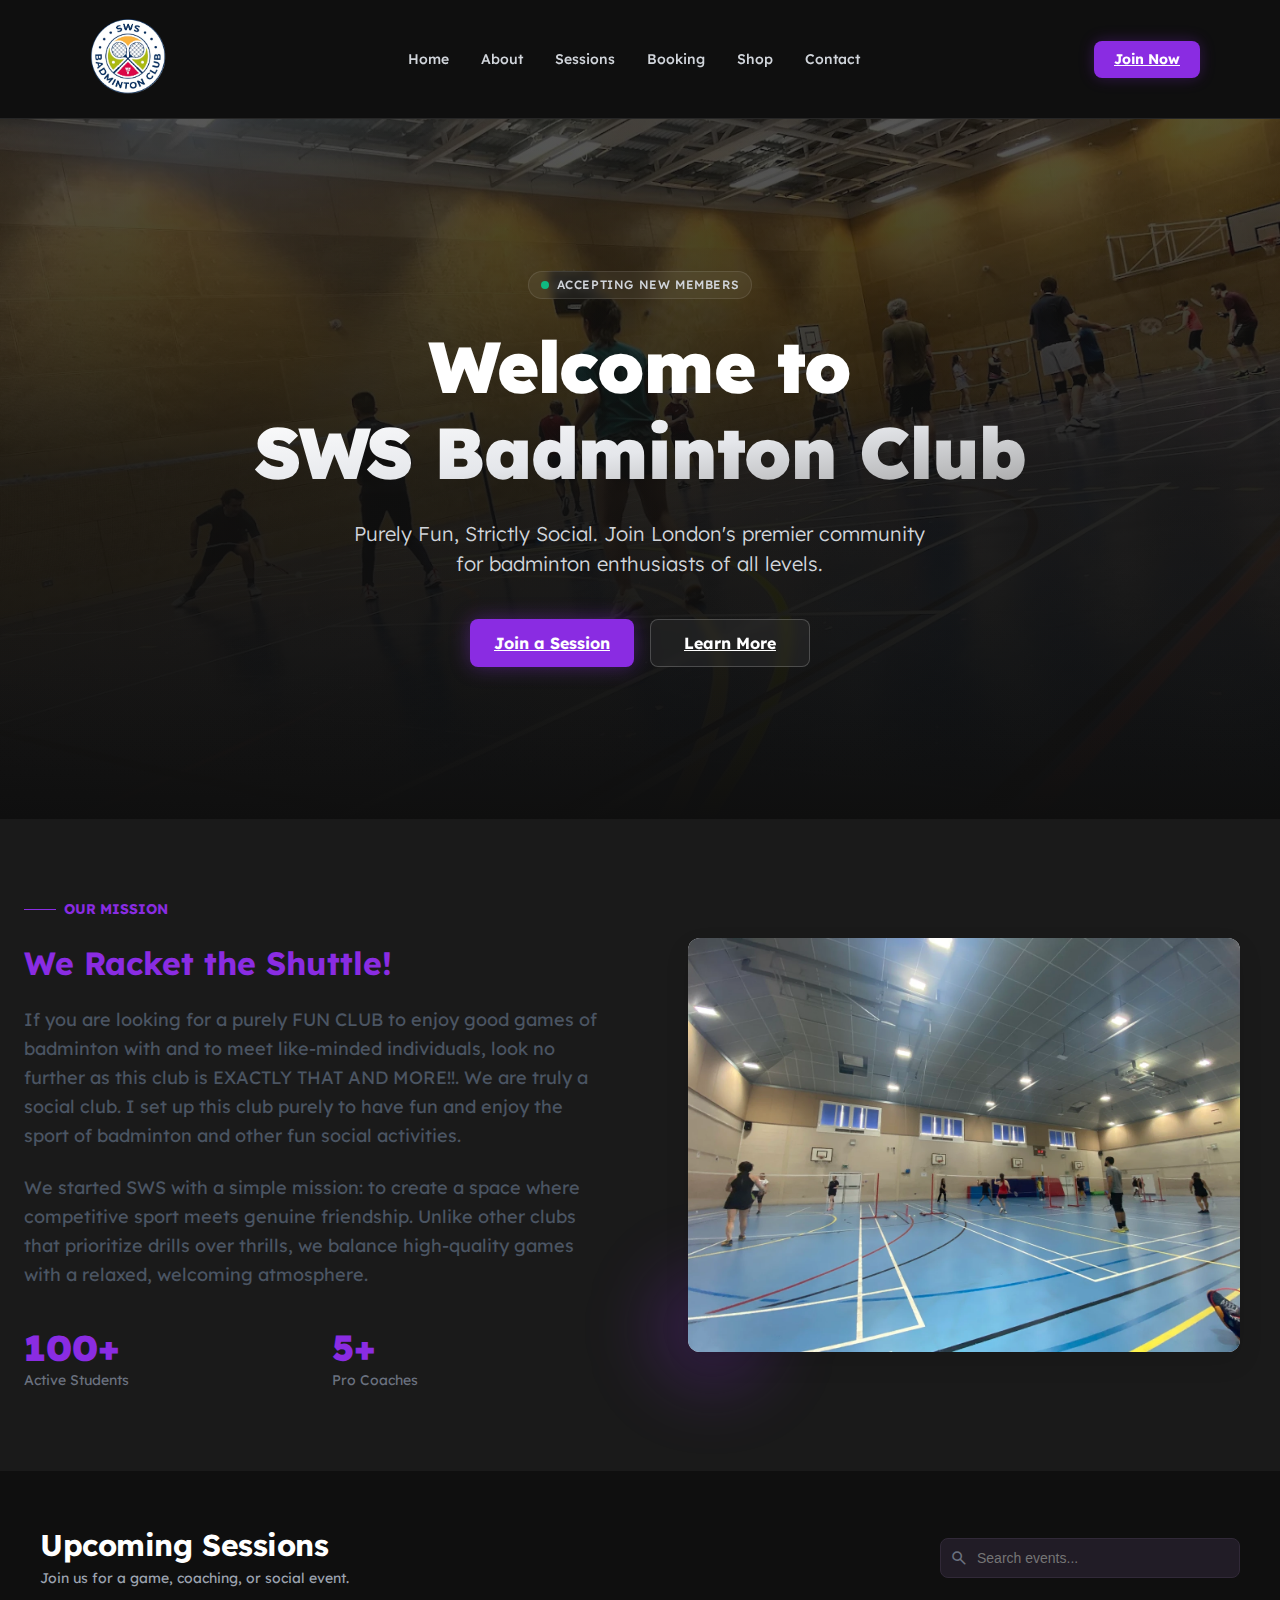
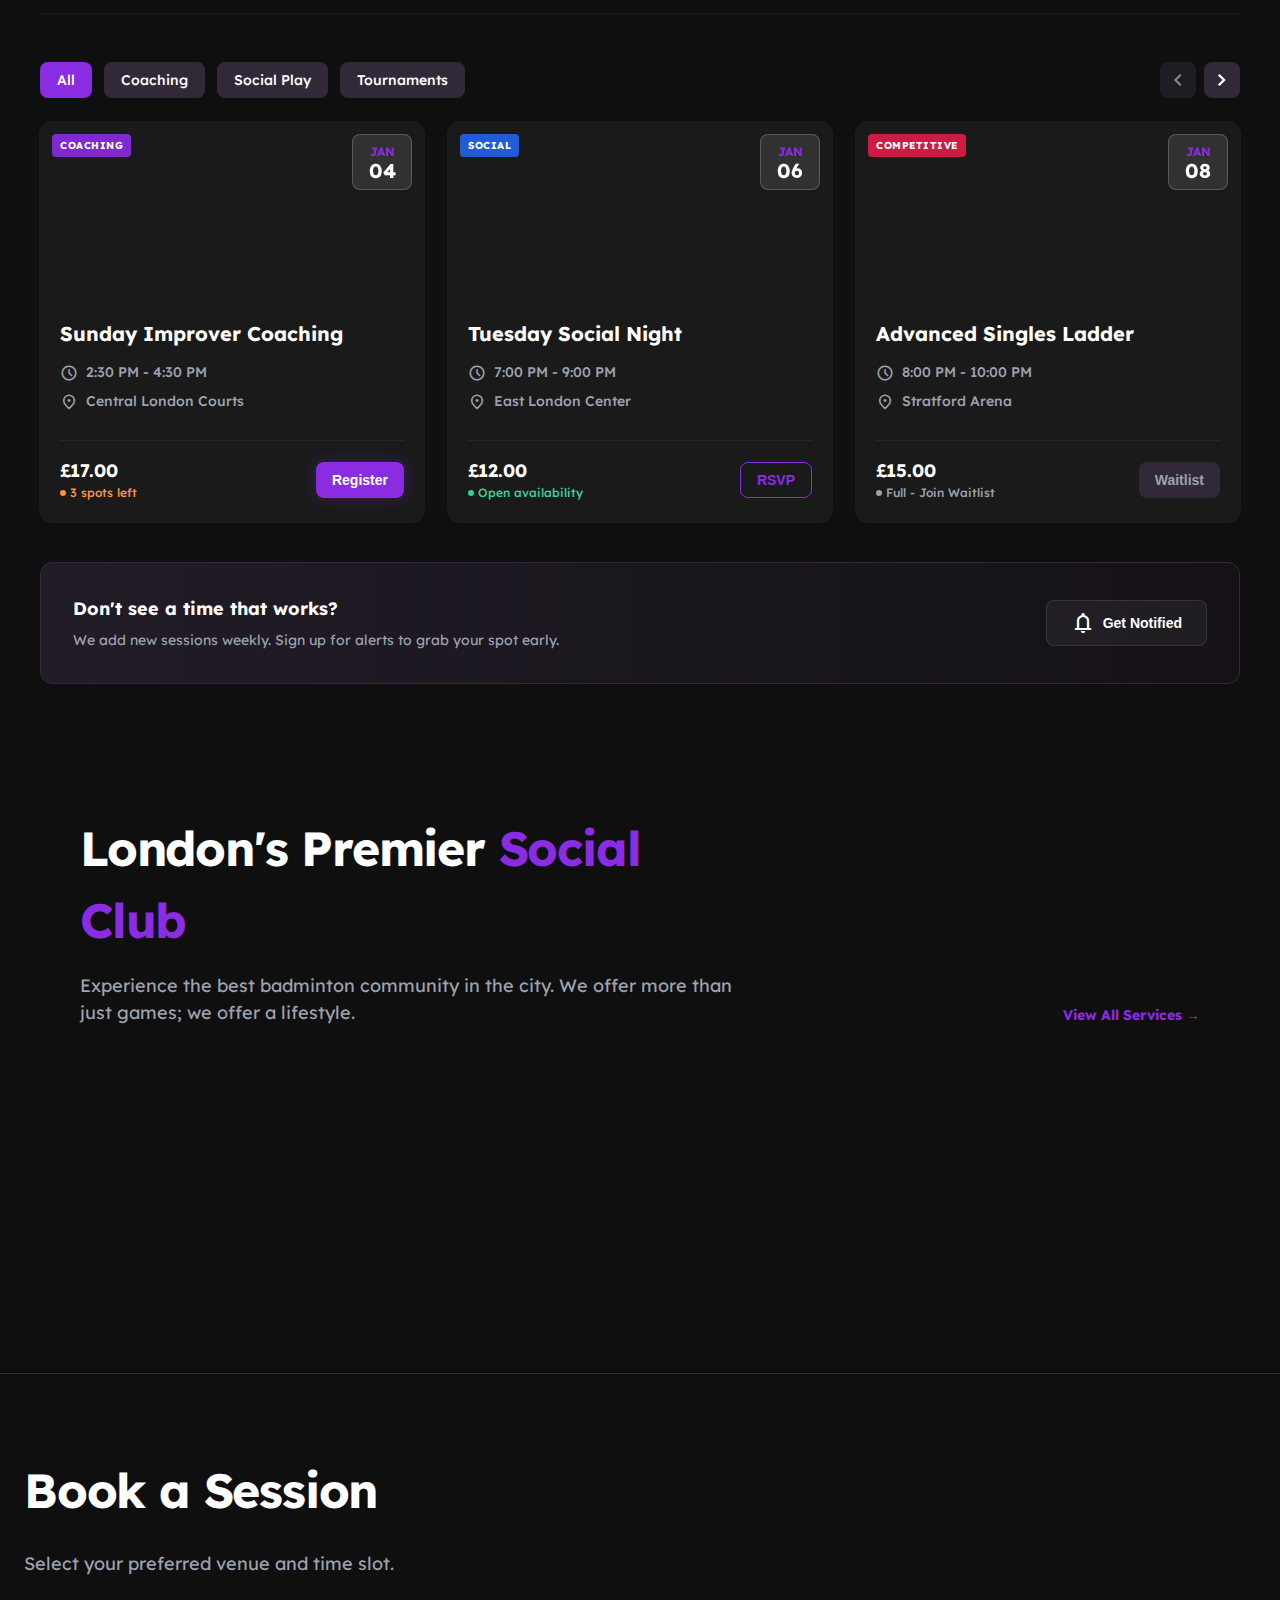
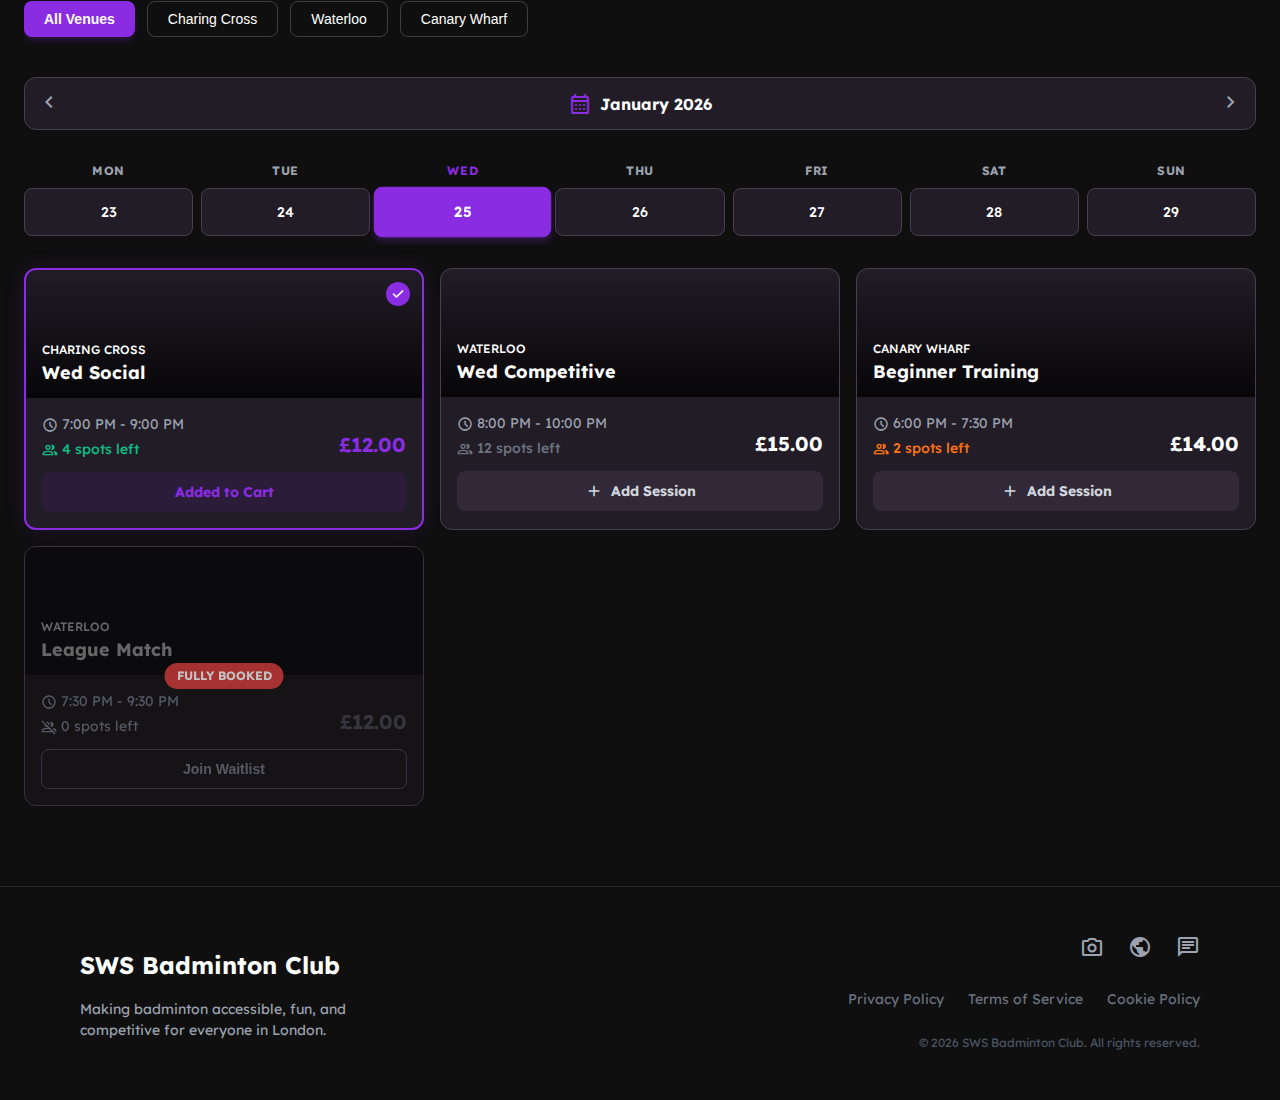
<file: index.html>
<!DOCTYPE html>
<html class="dark" lang="en">

<head>
    <meta charset="utf-8" />
    <meta name="viewport" content="width=device-width, initial-scale=1.0" />
    <title>SWS Badminton Club Homepage</title>

    <!-- Google Fonts -->
    <link rel="preconnect" href="https://fonts.googleapis.com" />
    <link rel="preconnect" href="https://fonts.gstatic.com" crossorigin />
    <link href="https://fonts.googleapis.com/css2?family=Lexend:wght@300;400;500;700;900&display=swap"
        rel="stylesheet" />

    <!-- Material Symbols -->
    <link href="https://fonts.googleapis.com/css2?family=Material+Symbols+Outlined:wght,FILL@100..700,0..1&display=swap"
        rel="stylesheet" />

    <!-- Custom Styles -->
    <link rel="stylesheet" href="styles/style.css" />
</head>

<body>
    <div class="design-root">
        <!-- Top Navigation Bar -->
        <header class="header">
            <div class="header-container">
                <!-- Logo -->
                <div class="logo-wrapper">
                    <a href="index.html">
                        <img src="assets/logo/SWS_logo.png" alt="SWS Badminton Club" class="logo-img">
                    </a>
                </div>

                <!-- Desktop Navigation -->
                <nav class="nav-desktop">
                    <a class="nav-link" href="index.html">Home</a>
                    <a class="nav-link" href="about.html">About</a>
                    <a class="nav-link" href="sessions.html">Sessions</a>
                    <a class="nav-link" href="booking.html">Booking</a>
                    <a class="nav-link" href="#">Shop</a>
                    <a class="nav-link" href="#">Contact</a>
                </nav>

                <!-- CTA & Mobile Menu Toggle -->
                <div class="header-actions">
                    <a href="booking.html" class="btn-primary">Join Now</a>
                    <!-- Mobile Menu Icon -->
                    <button class="mobile-menu-toggle">
                        <span class="material-symbols-outlined">menu</span>
                    </button>
                </div>
            </div>
        </header>

        <main class="main-content">
            <!-- Hero Section -->
            <section class="hero-section">
                <div class="hero-content-wrapper">
                    <!-- Background Image with Overlay -->
                    <div class="hero-background">
                        <img alt="Badminton Court" class="hero-image" src="assets/services/hero_image.png" />
                        <div class="hero-overlay-bottom"></div>
                        <div class="hero-overlay-top"></div>
                    </div>

                    <!-- Content -->
                    <div class="hero-content">
                        <div class="hero-badge">
                            <span class="badge-indicator"></span>
                            <span class="badge-text">Accepting New Members</span>
                        </div>

                        <h1 class="hero-title">
                            Welcome to <br />
                            <span class="hero-title-gradient">SWS Badminton Club</span>
                        </h1>

                        <p class="hero-description">
                            Purely Fun, Strictly Social. Join London's premier community for badminton enthusiasts of
                            all levels.
                        </p>

                        <div class="hero-buttons">
                            <a href="booking.html" class="btn-primary btn-large">Join a Session</a>
                            <a href="about.html" class="btn-secondary btn-large">Learn More</a>
                        </div>
                    </div>
                </div>
            </section>

            <!-- About Section -->
            <section class="about-section" id="about">
                <div class="about-container">
                    <div class="about-grid">
                        <div class="about-content">
                            <div class="mission-label">
                                <span class="mission-line"></span>
                                <span class="mission-text">Our Mission</span>
                            </div>
                            <h2 class="about-title">We Racket the Shuttle!</h2>
                            <p class="about-description">
                                If you are looking for a purely FUN CLUB to enjoy good games of badminton with and to
                                meet like-minded individuals,
                                look no further as this club is EXACTLY THAT AND MORE!!. We are truly a social club. I
                                set up this club purely to have fun and enjoy the sport of badminton and other fun
                                social activities.
                            </p>
                            <p class="about-description">
                                We started SWS with a simple mission: to create a space where competitive sport meets
                                genuine friendship. Unlike other clubs that prioritize drills over thrills, we balance
                                high-quality games with a relaxed, welcoming atmosphere.
                            </p>
                            <div class="stats-grid">
                                <div class="stat-item">
                                    <div class="stat-number">100+</div>
                                    <div class="stat-label">Active Students</div>
                                </div>
                                <div class="stat-item">
                                    <div class="stat-number">5+</div>
                                    <div class="stat-label">Pro Coaches</div>
                                </div>
                            </div>
                        </div>
                        <div class="about-image-wrapper">
                            <div class="about-image-container">
                                <img src="assets/services/sws_about.png" alt="SWS Badminton Training"
                                    class="about-image">
                            </div>
                            <div class="about-glow"></div>
                        </div>
                    </div>
                </div>
            </section>

            <!-- Upcoming Events Section -->
            <section class="events-section" id="sessions">
                <div class="events-container">
                    <!-- Header -->
                    <div class="events-header">
                        <div class="events-title-wrapper">
                            <h2 class="events-title">Upcoming Sessions</h2>
                            <p class="events-subtitle">Join us for a game, coaching, or social event.</p>
                        </div>
                        <div class="events-actions">
                            <div class="search-wrapper">
                                <input type="text" class="search-input" placeholder="Search events..." />
                                <span class="material-symbols-outlined search-icon">search</span>
                            </div>
                        </div>
                    </div>

                    <!-- Filters -->
                    <div class="filters-bar">
                        <div class="filter-chip filter-chip-active">All</div>
                        <div class="filter-chip filter-chip-default">Coaching</div>
                        <div class="filter-chip filter-chip-default">Social Play</div>
                        <div class="filter-chip filter-chip-default">Tournaments</div>

                        <div class="filter-nav">
                            <button class="nav-btn" disabled style="opacity: 0.5;">
                                <span class="material-symbols-outlined">chevron_left</span>
                            </button>
                            <button class="nav-btn">
                                <span class="material-symbols-outlined">chevron_right</span>
                            </button>
                        </div>
                    </div>

                    <!-- Events Grid -->
                    <div class="events-grid">
                        <!-- Card 1 -->
                        <div class="event-card">
                            <div class="event-image-container">
                                <div class="event-image"
                                    style="background-image: url('https://lh3.googleusercontent.com/aida-public/[base64]');">
                                </div>
                                <div class="event-overlay"></div>
                                <div class="date-badge">
                                    <span class="date-month">JAN</span>
                                    <span class="date-day">04</span>
                                </div>
                                <div class="event-tag tag-coaching">Coaching</div>
                            </div>
                            <div class="event-content">
                                <h3 class="event-title">Sunday Improver Coaching</h3>
                                <div class="event-details">
                                    <div class="detail-item">
                                        <span class="material-symbols-outlined detail-icon">schedule</span>
                                        <span class="detail-text">2:30 PM - 4:30 PM</span>
                                    </div>
                                    <div class="detail-item">
                                        <span class="material-symbols-outlined detail-icon">location_on</span>
                                        <span class="detail-text">Central London Courts</span>
                                    </div>
                                </div>
                                <div class="event-footer">
                                    <div class="price-wrapper">
                                        <span class="price">£17.00</span>
                                        <span class="availability text-orange">
                                            <span class="dot bg-orange"></span>
                                            3 spots left
                                        </span>
                                    </div>
                                    <button class="btn-register">Register</button>
                                </div>
                            </div>
                        </div>

                        <!-- Card 2 -->
                        <div class="event-card">
                            <div class="event-image-container">
                                <div class="event-image"
                                    style="background-image: url('https://lh3.googleusercontent.com/aida-public/[base64]');">
                                </div>
                                <div class="event-overlay"></div>
                                <div class="date-badge">
                                    <span class="date-month">JAN</span>
                                    <span class="date-day">06</span>
                                </div>
                                <div class="event-tag tag-social">Social</div>
                            </div>
                            <div class="event-content">
                                <h3 class="event-title">Tuesday Social Night</h3>
                                <div class="event-details">
                                    <div class="detail-item">
                                        <span class="material-symbols-outlined detail-icon">schedule</span>
                                        <span class="detail-text">7:00 PM - 9:00 PM</span>
                                    </div>
                                    <div class="detail-item">
                                        <span class="material-symbols-outlined detail-icon">location_on</span>
                                        <span class="detail-text">East London Center</span>
                                    </div>
                                </div>
                                <div class="event-footer">
                                    <div class="price-wrapper">
                                        <span class="price">£12.00</span>
                                        <span class="availability text-emerald">
                                            <span class="dot bg-emerald"></span>
                                            Open availability
                                        </span>
                                    </div>
                                    <button class="btn-rsvp">RSVP</button>
                                </div>
                            </div>
                        </div>

                        <!-- Card 3 -->
                        <div class="event-card">
                            <div class="event-image-container">
                                <div class="event-image"
                                    style="background-image: url('https://lh3.googleusercontent.com/aida-public/[base64]');">
                                </div>
                                <div class="event-overlay"></div>
                                <div class="date-badge">
                                    <span class="date-month">JAN</span>
                                    <span class="date-day">08</span>
                                </div>
                                <div class="event-tag tag-competitive">Competitive</div>
                            </div>
                            <div class="event-content">
                                <h3 class="event-title">Advanced Singles Ladder</h3>
                                <div class="event-details">
                                    <div class="detail-item">
                                        <span class="material-symbols-outlined detail-icon">schedule</span>
                                        <span class="detail-text">8:00 PM - 10:00 PM</span>
                                    </div>
                                    <div class="detail-item">
                                        <span class="material-symbols-outlined detail-icon">location_on</span>
                                        <span class="detail-text">Stratford Arena</span>
                                    </div>
                                </div>
                                <div class="event-footer">
                                    <div class="price-wrapper">
                                        <span class="price">£15.00</span>
                                        <span class="availability text-gray">
                                            <span class="dot bg-gray"></span>
                                            Full - Join Waitlist
                                        </span>
                                    </div>
                                    <button class="btn-waitlist">Waitlist</button>
                                </div>
                            </div>
                        </div>
                    </div>

                    <!-- Footer / CTA -->
                    <div class="events-notification">
                        <div class="notify-content">
                            <h4 class="notify-title">Don't see a time that works?</h4>
                            <p class="events-subtitle">We add new sessions weekly. Sign up for alerts to grab your spot
                                early.</p>
                        </div>
                        <button class="notify-btn">
                            <span class="material-symbols-outlined">notifications</span>
                            <span>Get Notified</span>
                        </button>
                    </div>
                </div>
            </section>

            <!-- Feature Section -->
            <section class="features-section">
                <div class="features-container">
                    <div class="features-header">
                        <div class="features-header-content">
                            <h2 class="features-title">
                                London's Premier <span class="text-primary">Social Club</span>
                            </h2>
                            <p class="features-description">
                                Experience the best badminton community in the city. We offer more than just games; we
                                offer a lifestyle.
                            </p>
                        </div>
                        <a class="features-link" href="#">View All Services →</a>
                    </div>

                    <div class="features-grid">
                        <!-- Card 1 -->
                        <div class="feature-card">
                            <div class="card-glow"></div>
                            <div class="card-icon">
                                <span class="material-symbols-outlined">groups</span>
                            </div>
                            <div class="card-content">
                                <h3 class="card-title">Social Play</h3>
                                <p class="card-description">
                                    Join our friendly weekly sessions open to all levels. Great vibes, competitive
                                    matches, and post-game socials.
                                </p>
                            </div>
                        </div>

                        <!-- Card 2 -->
                        <div class="feature-card">
                            <div class="card-glow"></div>
                            <div class="card-icon">
                                <span class="material-symbols-outlined">emoji_events</span>
                            </div>
                            <div class="card-content">
                                <h3 class="card-title">Professional Training</h3>
                                <p class="card-description">
                                    Improve your game with expert coaching and drills. From beginner basics to advanced
                                    tournament tactics.
                                </p>
                            </div>
                        </div>

                        <!-- Card 3 -->
                        <div class="feature-card">
                            <div class="card-glow"></div>
                            <div class="card-icon">
                                <span class="material-symbols-outlined">build</span>
                            </div>
                            <div class="card-content">
                                <h3 class="card-title">Racket Stringing</h3>
                                <p class="card-description">
                                    Fast and professional stringing services for your gear. We use top-tier strings to
                                    ensure maximum performance.
                                </p>
                            </div>
                        </div>
                    </div>

                    <div class="features-link-mobile">
                        <a href="#">View All Services →</a>
                    </div>
                </div>
            </section>

            <!-- Booking Widget Section -->
            <section class="booking-widget-section">
                <div class="booking-widget-container">
                    <div class="widget-header-group">
                        <div class="widget-title-block">
                            <h2 class="features-title">Book a Session</h2>
                            <p class="features-description" style="max-width: none;">Select your preferred venue and
                                time slot.</p>
                        </div>

                        <!-- Chips -->
                        <div class="widget-chip-scroll">
                            <button class="widget-filter-btn filter-btn-active">All Venues</button>
                            <button class="widget-filter-btn filter-btn-outline">Charing Cross</button>
                            <button class="widget-filter-btn filter-btn-outline">Waterloo</button>
                            <button class="widget-filter-btn filter-btn-outline">Canary Wharf</button>
                        </div>
                    </div>

                    <div class="widget-calendar-container">
                        <!-- Date Nav -->
                        <div class="strip-nav">
                            <button class="calendar-nav-btn">
                                <span class="material-symbols-outlined">chevron_left</span>
                            </button>
                            <div class="strip-nav-title">
                                <span class="material-symbols-outlined text-primary">calendar_month</span>
                                <span>January 2026</span>
                            </div>
                            <button class="calendar-nav-btn">
                                <span class="material-symbols-outlined">chevron_right</span>
                            </button>
                        </div>

                        <!-- Calendar Strip -->
                        <div class="strip-grid">
                            <!-- Mon -->
                            <div class="day-col">
                                <span class="day-label">Mon</span>
                                <div class="day-number-box">23</div>
                            </div>
                            <!-- Tue -->
                            <div class="day-col">
                                <span class="day-label">Tue</span>
                                <div class="day-number-box">24</div>
                            </div>
                            <!-- Wed -->
                            <div class="day-col">
                                <span class="day-label" style="color: var(--color-primary);">Wed</span>
                                <div class="day-number-box active">25</div>
                            </div>
                            <!-- Thu -->
                            <div class="day-col">
                                <span class="day-label">Thu</span>
                                <div class="day-number-box">26</div>
                            </div>
                            <!-- Fri -->
                            <div class="day-col">
                                <span class="day-label">Fri</span>
                                <div class="day-number-box">27</div>
                            </div>
                            <!-- Sat -->
                            <div class="day-col">
                                <span class="day-label">Sat</span>
                                <div class="day-number-box">28</div>
                            </div>
                            <!-- Sun -->
                            <div class="day-col">
                                <span class="day-label">Sun</span>
                                <div class="day-number-box">29</div>
                            </div>
                        </div>

                        <!-- Sessions Grid -->
                        <div class="sessions-widget-grid">
                            <!-- Card 1 -->
                            <div class="widget-card active-card">
                                <div class="check-badge">
                                    <span class="material-symbols-outlined" style="font-size: 1rem;">check</span>
                                </div>
                                <div class="widget-card-image"
                                    style="background-image: url('https://lh3.googleusercontent.com/aida-public/[base64]');">
                                    <div class="widget-overlay"></div>
                                    <div class="widget-card-title-group">
                                        <p style="font-size: 0.75rem; font-weight: 500; text-transform: uppercase;">
                                            Charing Cross</p>
                                        <h3 style="font-size: 1.125rem; font-weight: 700;">Wed Social</h3>
                                    </div>
                                </div>
                                <div class="widget-card-content">
                                    <div class="widget-info-row">
                                        <div class="widget-meta">
                                            <div class="meta-item">
                                                <span class="material-symbols-outlined"
                                                    style="font-size: 1rem;">schedule</span>
                                                <span>7:00 PM - 9:00 PM</span>
                                            </div>
                                            <div class="meta-item meta-spots">
                                                <span class="material-symbols-outlined"
                                                    style="font-size: 1rem;">group</span>
                                                <span>4 spots left</span>
                                            </div>
                                        </div>
                                        <div class="widget-price" style="color: var(--color-primary);">£12.00</div>
                                    </div>
                                    <a href="booking.html" class="widget-btn btn-added"
                                        style="text-decoration: none;">Added to Cart</a>
                                </div>
                            </div>

                            <!-- Card 2 -->
                            <div class="widget-card">
                                <div class="widget-card-image"
                                    style="background-image: url('https://lh3.googleusercontent.com/aida-public/[base64]');">
                                    <div class="widget-overlay"></div>
                                    <div class="widget-card-title-group">
                                        <p style="font-size: 0.75rem; font-weight: 500; text-transform: uppercase;">
                                            Waterloo</p>
                                        <h3 style="font-size: 1.125rem; font-weight: 700;">Wed Competitive</h3>
                                    </div>
                                </div>
                                <div class="widget-card-content">
                                    <div class="widget-info-row">
                                        <div class="widget-meta">
                                            <div class="meta-item">
                                                <span class="material-symbols-outlined"
                                                    style="font-size: 1rem;">schedule</span>
                                                <span>8:00 PM - 10:00 PM</span>
                                            </div>
                                            <div class="meta-item meta-spots none">
                                                <span class="material-symbols-outlined"
                                                    style="font-size: 1rem;">group</span>
                                                <span>12 spots left</span>
                                            </div>
                                        </div>
                                        <div class="widget-price">£15.00</div>
                                    </div>
                                    <a href="booking.html" class="widget-btn btn-add" style="text-decoration: none;">
                                        <span class="material-symbols-outlined" style="font-size: 1.125rem;">add</span>
                                        Add Session
                                    </a>
                                </div>
                            </div>

                            <!-- Card 3 -->
                            <div class="widget-card">
                                <div class="widget-card-image"
                                    style="background-image: url('https://lh3.googleusercontent.com/aida-public/[base64]');">
                                    <div class="widget-overlay"></div>
                                    <div class="widget-card-title-group">
                                        <p style="font-size: 0.75rem; font-weight: 500; text-transform: uppercase;">
                                            Canary Wharf</p>
                                        <h3 style="font-size: 1.125rem; font-weight: 700;">Beginner Training</h3>
                                    </div>
                                </div>
                                <div class="widget-card-content">
                                    <div class="widget-info-row">
                                        <div class="widget-meta">
                                            <div class="meta-item">
                                                <span class="material-symbols-outlined"
                                                    style="font-size: 1rem;">schedule</span>
                                                <span>6:00 PM - 7:30 PM</span>
                                            </div>
                                            <div class="meta-item meta-spots low">
                                                <span class="material-symbols-outlined"
                                                    style="font-size: 1rem;">group</span>
                                                <span>2 spots left</span>
                                            </div>
                                        </div>
                                        <div class="widget-price">£14.00</div>
                                    </div>
                                    <a href="booking.html" class="widget-btn btn-add" style="text-decoration: none;">
                                        <span class="material-symbols-outlined" style="font-size: 1.125rem;">add</span>
                                        Add Session
                                    </a>
                                </div>
                            </div>

                            <!-- Card 4 -->
                            <div class="widget-card disabled">
                                <div class="fully-booked-badge">Fully Booked</div>
                                <div class="widget-card-image"
                                    style="background-image: url('https://lh3.googleusercontent.com/aida-public/[base64]');">
                                    <div class="widget-overlay" style="background: rgba(0,0,0,0.6);"></div>
                                    <div class="widget-card-title-group" style="opacity: 0.5;">
                                        <p style="font-size: 0.75rem; font-weight: 500; text-transform: uppercase;">
                                            Waterloo</p>
                                        <h3 style="font-size: 1.125rem; font-weight: 700;">League Match</h3>
                                    </div>
                                </div>
                                <div class="widget-card-content">
                                    <div class="widget-info-row" style="color: var(--color-gray-500);">
                                        <div class="widget-meta">
                                            <div class="meta-item" style="color: inherit;">
                                                <span class="material-symbols-outlined"
                                                    style="font-size: 1rem;">schedule</span>
                                                <span>7:30 PM - 9:30 PM</span>
                                            </div>
                                            <div class="meta-item" style="color: inherit;">
                                                <span class="material-symbols-outlined"
                                                    style="font-size: 1rem;">group_off</span>
                                                <span>0 spots left</span>
                                            </div>
                                        </div>
                                        <div class="widget-price" style="color: inherit; opacity: 0.5;">£12.00</div>
                                    </div>
                                    <button class="widget-btn" disabled
                                        style="background-color: transparent; border: 1px solid #483d52; color: var(--color-gray-500); cursor: not-allowed;">
                                        Join Waitlist
                                    </button>
                                </div>
                            </div>
                        </div>
                    </div>
                </div>
            </section>
        </main>

        <!-- Footer -->
        <footer class="footer">
            <div class="footer-container">
                <div class="footer-info">
                    <h2 class="footer-title">SWS Badminton Club</h2>
                    <p class="footer-description">
                        Making badminton accessible, fun, and competitive for everyone in London.
                    </p>
                </div>

                <div class="footer-links-wrapper">
                    <div class="footer-social">
                        <a class="social-link" href="#">
                            <span class="sr-only">Instagram</span>
                            <span class="material-symbols-outlined">photo_camera</span>
                        </a>
                        <a class="social-link" href="#">
                            <span class="sr-only">Facebook</span>
                            <span class="material-symbols-outlined">public</span>
                        </a>
                        <a class="social-link" href="#">
                            <span class="sr-only">Twitter</span>
                            <span class="material-symbols-outlined">chat</span>
                        </a>
                    </div>

                    <div class="footer-links">
                        <a href="#">Privacy Policy</a>
                        <a href="#">Terms of Service</a>
                        <a href="#">Cookie Policy</a>
                    </div>

                    <p class="footer-copyright">© 2026 SWS Badminton Club. All rights reserved.</p>
                </div>
            </div>
        </footer>
    </div>

    <!-- JavaScript -->
    <script src="scripts/script.js"></script>
</body>

</html>
</file>
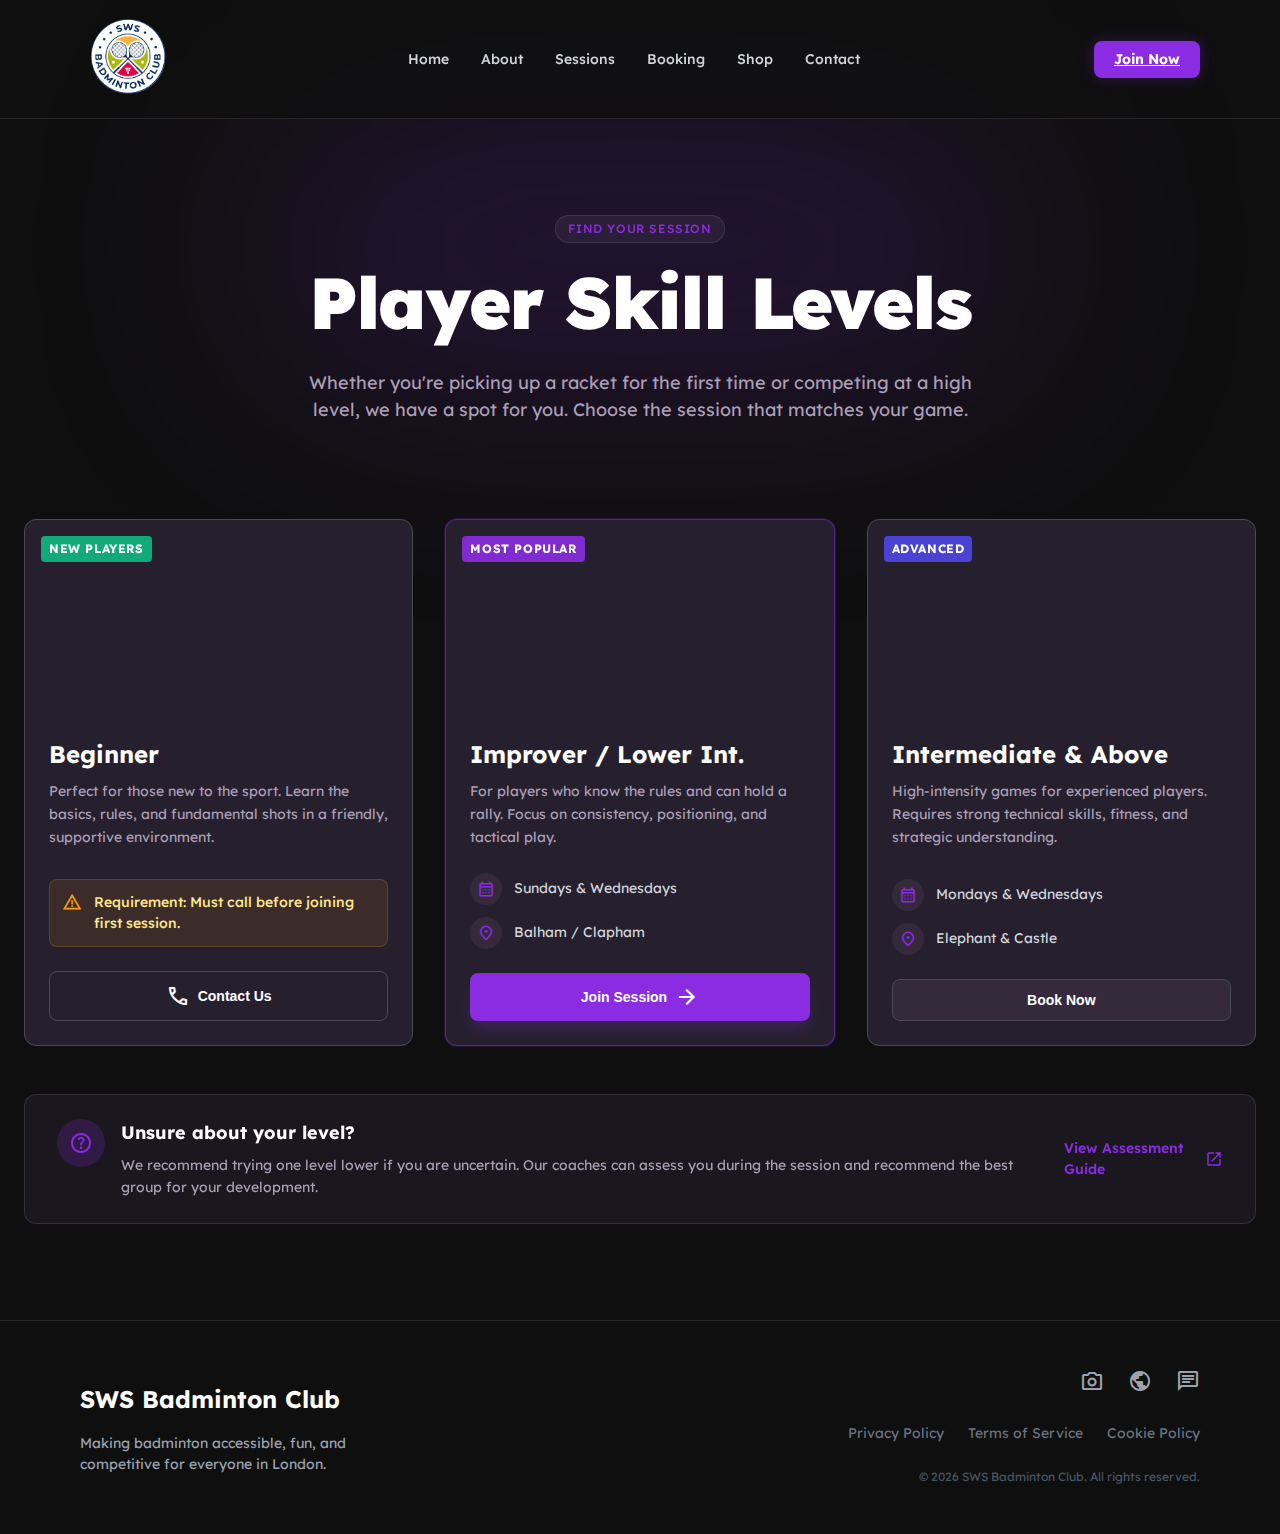
<file: sessions.html>
<!DOCTYPE html>
<html class="dark" lang="en">

<head>
    <meta charset="utf-8" />
    <meta name="viewport" content="width=device-width, initial-scale=1.0" />
    <title>SWS Badminton Club - Player Skill Levels</title>

    <!-- Google Fonts -->
    <link rel="preconnect" href="https://fonts.googleapis.com" />
    <link rel="preconnect" href="https://fonts.gstatic.com" crossorigin />
    <link href="https://fonts.googleapis.com/css2?family=Lexend:wght@300;400;500;700;900&display=swap"
        rel="stylesheet" />

    <!-- Material Symbols -->
    <link href="https://fonts.googleapis.com/css2?family=Material+Symbols+Outlined:wght,FILL@100..700,0..1&display=swap"
        rel="stylesheet" />

    <!-- Custom Styles -->
    <link rel="stylesheet" href="styles/style.css" />



<body>
    <div class="design-root">
        <!-- Top Navigation Bar -->
        <header class="header">
            <div class="header-container">
                <!-- Logo -->
                <div class="logo-wrapper">
                    <a href="index.html">
                        <img src="assets/logo/SWS_logo.png" alt="SWS Badminton Club" class="logo-img">
                    </a>
                </div>

                <!-- Desktop Navigation -->
                <nav class="nav-desktop">
                    <a class="nav-link" href="index.html">Home</a>
                    <a class="nav-link" href="about.html">About</a>
                    <a class="nav-link active" href="sessions.html">Sessions</a>
                    <a class="nav-link" href="booking.html">Booking</a>
                    <a class="nav-link" href="#">Shop</a>
                    <a class="nav-link" href="#">Contact</a>
                </nav>

                <!-- CTA & Mobile Menu Toggle -->
                <div class="header-actions">
                    <a href="booking.html" class="btn-primary">Join Now</a>
                    <!-- Mobile Menu Icon -->
                    <button class="mobile-menu-toggle">
                        <span class="material-symbols-outlined">menu</span>
                    </button>
                </div>
            </div>
        </header>

        <main class="main-content">
            <!-- Hero Section -->
            <div class="sessions-hero-section">
                <!-- Abstract Glow -->
                <div class="glow-background"></div>

                <div class="sessions-hero-content">
                    <div class="hero-badge" style="margin-bottom: 1rem;">
                        <span class="badge-text" style="color: var(--color-primary);">Find Your Session</span>
                    </div>
                    <h1 class="hero-title" style="margin-bottom: 1.5rem;">
                        Player Skill Levels
                    </h1>
                    <p class="sessions-description">
                        Whether you're picking up a racket for the first time or competing at a high level, we have a
                        spot for you. Choose the session that matches your game.
                    </p>
                </div>
            </div>

            <!-- Cards Section -->
            <div class="sessions-container">
                <div class="skill-cards-grid">
                    <!-- Beginner Card -->
                    <div class="skill-card">
                        <div class="skill-image-wrapper">
                            <div class="skill-image"
                                style="background-image: url('https://lh3.googleusercontent.com/aida-public/[base64]');">
                            </div>
                            <div class="skill-overlay"></div>
                            <div class="skill-badge badge-emerald">New Players</div>
                        </div>
                        <div class="skill-content">
                            <h3 class="skill-title">Beginner</h3>
                            <p class="skill-description">
                                Perfect for those new to the sport. Learn the basics, rules, and fundamental shots in a
                                friendly, supportive environment.
                            </p>

                            <div class="requirement-box">
                                <span class="material-symbols-outlined requirement-icon">warning</span>
                                <p class="requirement-text">Requirement: Must call before joining first session.</p>
                            </div>

                            <button class="btn-card-outline">
                                <span class="material-symbols-outlined">call</span>
                                Contact Us
                            </button>
                        </div>
                    </div>

                    <!-- Improver / Lower Intermediate Card -->
                    <div class="skill-card skill-card-primary">
                        <div class="skill-image-wrapper">
                            <div class="skill-image"
                                style="background-image: url('https://lh3.googleusercontent.com/aida-public/[base64]');">
                            </div>
                            <div class="skill-overlay"></div>
                            <div class="skill-badge badge-primary">Most Popular</div>
                        </div>
                        <div class="skill-content">
                            <h3 class="skill-title">Improver / Lower Int.</h3>
                            <p class="skill-description">
                                For players who know the rules and can hold a rally. Focus on consistency, positioning,
                                and tactical play.
                            </p>

                            <div class="info-rows">
                                <div class="info-row">
                                    <div class="info-icon-wrapper">
                                        <span class="material-symbols-outlined info-icon">calendar_month</span>
                                    </div>
                                    <span>Sundays & Wednesdays</span>
                                </div>
                                <div class="info-row">
                                    <div class="info-icon-wrapper">
                                        <span class="material-symbols-outlined info-icon">location_on</span>
                                    </div>
                                    <span>Balham / Clapham</span>
                                </div>
                            </div>

                            <button class="btn-card-primary">
                                Join Session
                                <span class="material-symbols-outlined">arrow_forward</span>
                            </button>
                        </div>
                    </div>

                    <!-- Intermediate & Above Card -->
                    <div class="skill-card">
                        <div class="skill-image-wrapper">
                            <div class="skill-image"
                                style="background-image: url('https://lh3.googleusercontent.com/aida-public/[base64]');">
                            </div>
                            <div class="skill-overlay"></div>
                            <div class="skill-badge badge-indigo">Advanced</div>
                        </div>
                        <div class="skill-content">
                            <h3 class="skill-title">Intermediate & Above</h3>
                            <p class="skill-description">
                                High-intensity games for experienced players. Requires strong technical skills, fitness,
                                and strategic understanding.
                            </p>

                            <div class="info-rows">
                                <div class="info-row">
                                    <div class="info-icon-wrapper">
                                        <span class="material-symbols-outlined info-icon">calendar_month</span>
                                    </div>
                                    <span>Mondays & Wednesdays</span>
                                </div>
                                <div class="info-row">
                                    <div class="info-icon-wrapper">
                                        <span class="material-symbols-outlined info-icon">location_on</span>
                                    </div>
                                    <span>Elephant & Castle</span>
                                </div>
                            </div>

                            <button class="btn-card-dark">
                                Book Now
                            </button>
                        </div>
                    </div>
                </div>

                <!-- Additional Info / Legend -->
                <div class="assessment-box">
                    <div class="assessment-content">
                        <div class="assessment-info">
                            <div class="help-icon-wrapper">
                                <span class="material-symbols-outlined">help</span>
                            </div>
                            <div>
                                <h4 class="skill-title" style="font-size: 1.125rem;">Unsure about your level?</h4>
                                <p class="skill-description" style="margin-bottom: 0;">
                                    We recommend trying one level lower if you are uncertain. Our coaches can assess you
                                    during the session and recommend the best group for your development.
                                </p>
                            </div>
                        </div>
                        <a href="#" class="assessment-link">
                            View Assessment Guide
                            <span class="material-symbols-outlined" style="font-size: 1.125rem;">open_in_new</span>
                        </a>
                    </div>
                </div>
            </div>
        </main>

        <!-- Footer -->
        <footer class="footer">
            <div class="footer-container">
                <div class="footer-info">
                    <h2 class="footer-title">SWS Badminton Club</h2>
                    <p class="footer-description">
                        Making badminton accessible, fun, and competitive for everyone in London.
                    </p>
                </div>

                <div class="footer-links-wrapper">
                    <div class="footer-social">
                        <a class="social-link" href="#">
                            <span class="sr-only">Instagram</span>
                            <span class="material-symbols-outlined">photo_camera</span>
                        </a>
                        <a class="social-link" href="#">
                            <span class="sr-only">Facebook</span>
                            <span class="material-symbols-outlined">public</span>
                        </a>
                        <a class="social-link" href="#">
                            <span class="sr-only">Twitter</span>
                            <span class="material-symbols-outlined">chat</span>
                        </a>
                    </div>

                    <div class="footer-links">
                        <a href="#">Privacy Policy</a>
                        <a href="#">Terms of Service</a>
                        <a href="#">Cookie Policy</a>
                    </div>

                    <p class="footer-copyright">© 2026 SWS Badminton Club. All rights reserved.</p>
                </div>
            </div>
        </footer>
    </div>

    <!-- JavaScript -->
    <script src="scripts/script.js"></script>
</body>

</html>
</file>
<file: styles/style.css>
/* ===========================
   CSS Variables & Reset
   =========================== */
:root {
    /* Colors */
    --color-primary: #8a2ce2;
    --color-background-light: #f7f6f8;
    --color-background-dark: #0f0f0f;
    --color-surface-dark: #1a1a1a;
    --color-silver-light: #e2e2e2;
    --color-silver-dark: #a0a0a0;
    --color-white: #ffffff;
    --color-gray-200: #e5e7eb;
    --color-gray-300: #d1d5db;
    --color-gray-400: #9ca3af;
    --color-gray-500: #6b7280;
    --color-gray-600: #4b5563;
    --color-gray-900: #111827;
    --color-green-500: #10b981;

    /* Spacing */
    --spacing-1: 0.25rem;
    --spacing-2: 0.5rem;
    --spacing-3: 0.75rem;
    --spacing-4: 1rem;
    --spacing-5: 1.25rem;
    --spacing-6: 1.5rem;
    --spacing-8: 2rem;
    --spacing-12: 3rem;
    --spacing-20: 5rem;

    /* Border Radius */
    --radius-default: 0.375rem;
    --radius-lg: 0.5rem;
    --radius-xl: 0.75rem;
    --radius-full: 9999px;

    /* Font Family */
    --font-display: 'Lexend', sans-serif;
}

* {
    margin: 0;
    padding: 0;
    box-sizing: border-box;
}

html {
    scroll-behavior: smooth;
}

body {
    background-color: var(--color-background-dark);
    font-family: var(--font-display);
    color: var(--color-white);
    -webkit-font-smoothing: antialiased;
    -moz-osx-font-smoothing: grayscale;
    overflow-x: hidden;
    line-height: 1.5;
}

/* ===========================
   Material Symbols
   =========================== */
.material-symbols-outlined {
    font-variation-settings: 'FILL' 0, 'wght' 400, 'GRAD' 0, 'opsz' 24;
}

/* ===========================
   Custom Scrollbar
   =========================== */
::-webkit-scrollbar {
    width: 8px;
}

::-webkit-scrollbar-track {
    background: var(--color-background-dark);
}

::-webkit-scrollbar-thumb {
    background: #333;
    border-radius: 4px;
}

::-webkit-scrollbar-thumb:hover {
    background: #555;
}

/* ===========================
   Utility Classes
   =========================== */
.sr-only {
    position: absolute;
    width: 1px;
    height: 1px;
    padding: 0;
    margin: -1px;
    overflow: hidden;
    clip: rect(0, 0, 0, 0);
    white-space: nowrap;
    border-width: 0;
}

.text-primary {
    color: var(--color-primary);
}

/* ===========================
   Layout
   =========================== */
.design-root {
    position: relative;
    display: flex;
    min-height: 100vh;
    width: 100%;
    flex-direction: column;
}

.main-content {
    flex-grow: 1;
}

/* ===========================
   Header / Navigation
   =========================== */
.header {
    position: sticky;
    top: 0;
    z-index: 50;
    width: 100%;
    border-bottom: 1px solid rgba(255, 255, 255, 0.1);
    background-color: rgba(15, 15, 15, 0.8);
    backdrop-filter: blur(12px);
    padding: 1rem 1.5rem;
}

.header-container {
    margin: 0 auto;
    display: flex;
    max-width: 1280px;
    align-items: center;
    justify-content: space-between;
}

/* Logo */
.logo-wrapper {
    display: flex;
    align-items: center;
}

.logo-img {
    height: 5rem;
    /* Adjust based on preference */
    width: auto;
    object-fit: contain;
}

/* Desktop Navigation */
.nav-desktop {
    display: none;
    align-items: center;
    gap: 2rem;
}

.nav-link {
    font-size: 0.875rem;
    font-weight: 500;
    color: var(--color-gray-300);
    text-decoration: none;
    transition: color 0.2s ease;
}

.nav-link:hover {
    color: var(--color-white);
}

/* Header Actions */
.header-actions {
    display: flex;
    align-items: center;
    gap: 1rem;
}

.btn-primary {
    cursor: pointer;
    display: flex;
    align-items: center;
    justify-content: center;
    border-radius: var(--radius-lg);
    background-color: var(--color-primary);
    padding: 0.5rem 1.25rem;
    font-size: 0.875rem;
    font-weight: 700;
    color: var(--color-white);
    border: none;
    box-shadow: 0 0 15px rgba(138, 44, 226, 0.3);
    transition: all 0.3s ease;
}

.btn-primary:hover {
    background-color: rgba(138, 44, 226, 0.9);
    transform: scale(1.05);
}

.btn-primary.btn-large {
    height: 3rem;
    min-width: 160px;
    padding: 0 1.5rem;
    font-size: 1rem;
    box-shadow: 0 0 20px rgba(138, 44, 226, 0.4);
}

.btn-primary.btn-large:hover {
    box-shadow: 0 0 30px rgba(138, 44, 226, 0.6);
}

.btn-secondary {
    cursor: pointer;
    display: flex;
    align-items: center;
    justify-content: center;
    border-radius: var(--radius-lg);
    border: 1px solid rgba(255, 255, 255, 0.2);
    background-color: rgba(255, 255, 255, 0.05);
    backdrop-filter: blur(4px);
    padding: 0.5rem 1.25rem;
    font-size: 0.875rem;
    font-weight: 700;
    color: var(--color-white);
    transition: all 0.3s ease;
}

.btn-secondary:hover {
    background-color: rgba(255, 255, 255, 0.1);
}

.btn-secondary.btn-large {
    height: 3rem;
    min-width: 160px;
    padding: 0 1.5rem;
    font-size: 1rem;
}

.mobile-menu-toggle {
    display: block;
    background: none;
    border: none;
    color: var(--color-white);
    cursor: pointer;
    padding: 0.5rem;
}

.mobile-menu-toggle .material-symbols-outlined {
    font-size: 1.5rem;
}

/* ===========================
   Hero Section
   =========================== */
.hero-section {
    position: relative;
    width: 100%;
}

.hero-content-wrapper {
    position: relative;
    display: flex;
    min-height: 600px;
    flex-direction: column;
    align-items: center;
    justify-content: center;
    padding: 5rem 1rem;
    text-align: center;
}

.hero-background {
    position: absolute;
    inset: 0;
    z-index: 0;
    overflow: hidden;
}

.hero-image {
    height: 100%;
    width: 100%;
    object-fit: cover;
    opacity: 0.6;
}

.hero-overlay-bottom {
    position: absolute;
    inset: 0;
    background: linear-gradient(to top, var(--color-background-dark), rgba(15, 15, 15, 0.8), transparent);
}

.hero-overlay-top {
    position: absolute;
    inset: 0;
    background: linear-gradient(to bottom, rgba(15, 15, 15, 0.5), transparent);
}

.hero-content {
    position: relative;
    z-index: 10;
    display: flex;
    max-width: 56rem;
    flex-direction: column;
    align-items: center;
    gap: 1.5rem;
}

.hero-badge {
    display: inline-flex;
    align-items: center;
    gap: 0.5rem;
    border-radius: var(--radius-full);
    border: 1px solid rgba(255, 255, 255, 0.1);
    background-color: rgba(255, 255, 255, 0.05);
    padding: 0.25rem 0.75rem;
    backdrop-filter: blur(4px);
}

.badge-indicator {
    display: flex;
    height: 0.5rem;
    width: 0.5rem;
    border-radius: var(--radius-full);
    background-color: var(--color-green-500);
}

.badge-text {
    font-size: 0.75rem;
    font-weight: 500;
    color: var(--color-gray-300);
    text-transform: uppercase;
    letter-spacing: 0.05em;
}

.hero-title {
    font-family: var(--font-display);
    font-size: 3rem;
    font-weight: 900;
    line-height: 1.2;
    letter-spacing: -0.025em;
    color: var(--color-white);
}

.hero-title-gradient {
    background: linear-gradient(to bottom right, var(--color-white), var(--color-gray-200), var(--color-silver-dark));
    -webkit-background-clip: text;
    background-clip: text;
    -webkit-text-fill-color: transparent;
}

.hero-description {
    max-width: 36rem;
    font-size: 1.125rem;
    color: var(--color-gray-300);
    font-weight: 300;
}

.hero-buttons {
    display: flex;
    flex-direction: column;
    gap: 1rem;
    margin-top: 1rem;
}

/* ===========================
   About Section
   =========================== */
.about-section {
    background-color: var(--color-surface-dark);
    padding: 5rem 1.5rem;
    color: var(--color-white);
}

.about-container {
    margin: 0 auto;
    max-width: 1280px;
}

.about-grid {
    display: grid;
    grid-template-columns: 1fr;
    gap: 3rem;
    align-items: center;
}

.about-content {
    display: flex;
    flex-direction: column;
    gap: 1.5rem;
}

.mission-label {
    display: flex;
    align-items: center;
    gap: 0.5rem;
}

.mission-line {
    height: 1px;
    width: 2rem;
    background-color: var(--color-primary);
}

.mission-text {
    font-size: 0.875rem;
    font-weight: 700;
    text-transform: uppercase;
    color: var(--color-primary);
}

.about-title {
    font-size: 2rem;
    font-weight: 700;
    color: #8a2ce2;
    line-height: 1.2;
}

.about-description {
    font-size: 1.125rem;
    color: var(--color-gray-600);
    line-height: 1.6;
}

.stats-grid {
    display: grid;
    grid-template-columns: 1fr 1fr;
    gap: 2rem;
    padding-top: 1rem;
}

.stat-number {
    font-size: 2.25rem;
    font-weight: 900;
    color: var(--color-primary);
    line-height: 1;
}

.stat-label {
    font-size: 0.875rem;
    color: var(--color-gray-500);
    margin-top: 0.25rem;
}

.about-image-wrapper {
    position: relative;
    padding: 1rem;
}

.about-image-container {
    position: relative;
    border-radius: var(--radius-xl);
    overflow: hidden;
    box-shadow: 0 10px 25px rgba(0, 0, 0, 0.1);
    z-index: 2;
    background-color: var(--color-gray-200);
    /* Placeholder color if image fails */
}

.about-image {
    width: 100%;
    height: auto;
    display: block;
    aspect-ratio: 4/3;
    object-fit: cover;
}

.about-glow {
    position: absolute;
    bottom: -1.5rem;
    left: -1.5rem;
    width: 8rem;
    height: 8rem;
    background-color: rgba(138, 44, 226, 0.2);
    border-radius: 50%;
    filter: blur(32px);
    z-index: 1;
}

/* ===========================
   Features Section
   =========================== */
.features-section {
    background-color: var(--color-background-dark);
    padding: 5rem 1.5rem;
}

.features-container {
    margin: 0 auto;
    max-width: 1280px;
}

.features-header {
    margin-bottom: 3rem;
    display: flex;
    flex-direction: column;
    gap: 1rem;
}

.features-header-content {
    max-width: 42rem;
}

.features-title {
    font-size: 1.875rem;
    font-weight: 700;
    letter-spacing: -0.025em;
    color: var(--color-white);
}

.features-description {
    margin-top: 1rem;
    font-size: 1.125rem;
    color: var(--color-gray-400);
}

.features-link {
    display: none;
    font-size: 0.875rem;
    font-weight: 700;
    color: var(--color-primary);
    text-decoration: none;
    transition: color 0.2s ease;
}

.features-link:hover {
    color: rgba(138, 44, 226, 0.8);
}

.features-grid {
    display: grid;
    grid-template-columns: 1fr;
    gap: 1.5rem;
}

/* Feature Cards */
.feature-card {
    position: relative;
    display: flex;
    flex-direction: column;
    gap: 1rem;
    overflow: hidden;
    border-radius: var(--radius-xl);
    border: 1px solid rgba(255, 255, 255, 0.1);
    background-color: var(--color-surface-dark);
    padding: 1.5rem;
    transition: all 0.3s ease;
}

.feature-card:hover {
    border-color: rgba(255, 255, 255, 0.3);
    background-color: #25202b;
}

.card-glow {
    position: absolute;
    right: -1rem;
    top: -1rem;
    height: 6rem;
    width: 6rem;
    border-radius: var(--radius-full);
    background-color: rgba(138, 44, 226, 0.1);
    filter: blur(2rem);
    transition: all 0.3s ease;
}

.feature-card:hover .card-glow {
    background-color: rgba(138, 44, 226, 0.2);
}

.card-icon {
    display: flex;
    height: 3rem;
    width: 3rem;
    align-items: center;
    justify-content: center;
    border-radius: var(--radius-lg);
    background-color: rgba(138, 44, 226, 0.2);
    color: var(--color-primary);
}

.card-icon .material-symbols-outlined {
    font-size: 1.875rem;
}

.card-content {
    display: flex;
    flex-direction: column;
    gap: 0.5rem;
}

.card-title {
    font-size: 1.25rem;
    font-weight: 700;
    color: var(--color-white);
}

.card-description {
    font-size: 0.875rem;
    color: var(--color-gray-400);
    line-height: 1.6;
}

.features-link-mobile {
    margin-top: 2rem;
    display: block;
    text-align: center;
}

.features-link-mobile a {
    font-size: 0.875rem;
    font-weight: 700;
    color: var(--color-primary);
    text-decoration: none;
    transition: color 0.2s ease;
}

.features-link-mobile a:hover {
    color: rgba(138, 44, 226, 0.8);
}

/* ===========================
   Footer
   =========================== */
.footer {
    border-top: 1px solid rgba(255, 255, 255, 0.1);
    background-color: var(--color-background-dark);
    padding: 3rem 1.5rem;
}

.footer-container {
    margin: 0 auto;
    display: flex;
    max-width: 1280px;
    flex-direction: column;
    align-items: center;
    justify-content: center;
    gap: 2rem;
    text-align: center;
}

.footer-info {
    display: flex;
    flex-direction: column;
    gap: 1rem;
}

.footer-title {
    font-size: 1.5rem;
    font-weight: 700;
    color: var(--color-white);
}

.footer-description {
    max-width: 20rem;
    font-size: 0.875rem;
    color: var(--color-gray-400);
}

.footer-links-wrapper {
    display: flex;
    flex-direction: column;
    align-items: center;
    gap: 1.5rem;
}

.footer-social {
    display: flex;
    gap: 1.5rem;
}

.social-link {
    color: var(--color-gray-400);
    transition: color 0.2s ease;
    text-decoration: none;
}

.social-link:hover {
    color: var(--color-white);
}

.footer-links {
    display: flex;
    flex-wrap: wrap;
    justify-content: center;
    gap: 1.5rem;
    font-size: 0.875rem;
    color: var(--color-gray-500);
}

.footer-links a {
    color: var(--color-gray-500);
    text-decoration: none;
    transition: color 0.2s ease;
}

.footer-links a:hover {
    color: var(--color-gray-300);
}

.footer-copyright {
    font-size: 0.75rem;
    color: var(--color-gray-600);
}

/* ===========================
   About Page Specific
   =========================== */
.about-hero-section {
    position: relative;
    display: flex;
    flex-direction: column;
    align-items: center;
    justify-content: center;
    padding: 5rem 1rem;
    overflow: hidden;
    text-align: center;
}

.about-hero-bg {
    position: absolute;
    inset: 0;
    z-index: 0;
}

.about-hero-overlay {
    position: absolute;
    inset: 0;
    background: linear-gradient(to bottom, rgba(15, 15, 15, 0.8), rgba(15, 15, 15, 0.6), #0f0f0f);
    z-index: 10;
}

.about-hero-img {
    width: 100%;
    height: 100%;
    object-fit: cover;
    object-position: center;
}

.about-hero-content {
    position: relative;
    z-index: 20;
    display: flex;
    flex-direction: column;
    align-items: center;
    gap: 1.5rem;
    max-width: 56rem;
}

.about-badge {
    padding: 0.25rem 0.75rem;
    border-radius: var(--radius-full);
    border: 1px solid rgba(138, 44, 226, 0.3);
    background-color: rgba(138, 44, 226, 0.1);
    color: var(--color-primary);
    font-size: 0.75rem;
    font-weight: 700;
    text-transform: uppercase;
    letter-spacing: 0.05em;
}

.gradient-text-purple {
    background: linear-gradient(to right, var(--color-primary), #c084fc);
    -webkit-background-clip: text;
    background-clip: text;
    -webkit-text-fill-color: transparent;
}

/* Split Section */
.split-section {
    padding: 4rem 1.5rem;
    background-color: var(--color-background-dark);
}

.split-container {
    max-width: 1200px;
    margin: 0 auto;
    display: grid;
    gap: 3rem;
    align-items: center;
}

.split-content {
    display: flex;
    flex-direction: column;
    gap: 1.5rem;
}

.split-stats {
    display: flex;
    gap: 2rem;
    margin-top: 1rem;
    padding-top: 1.5rem;
    border-top: 1px solid rgba(255, 255, 255, 0.1);
}

.large-stat {
    font-size: 1.875rem;
    font-weight: 900;
    color: var(--color-white);
}

.stat-subtitle {
    font-size: 0.875rem;
    color: var(--color-silver-dark);
    /* Using silver-accent equivalent */
    text-transform: uppercase;
    letter-spacing: 0.05em;
    margin-top: 0.25rem;
}

.split-image-wrapper {
    position: relative;
}

.split-image-card {
    border-radius: 1rem;
    overflow: hidden;
    border: 1px solid rgba(255, 255, 255, 0.1);
    box-shadow: 0 25px 50px -12px rgba(0, 0, 0, 0.25);
    transform: rotate(2deg);
    transition: transform 0.5s ease;
}

.split-image-card:hover {
    transform: rotate(0);
}

/* Rules Section (Bento) */
.rules-section {
    padding: 4rem 1.5rem;
    background-color: var(--color-surface-dark);
    border-top: 1px solid rgba(255, 255, 255, 0.05);
    border-bottom: 1px solid rgba(255, 255, 255, 0.05);
}

.rules-container {
    max-width: 1200px;
    margin: 0 auto;
    display: flex;
    flex-direction: column;
    gap: 3rem;
}

.rules-header {
    display: flex;
    flex-direction: column;
    gap: 1rem;
    text-align: center;
    align-items: center;
}

.rules-grid {
    display: grid;
    grid-template-columns: 1fr;
    gap: 1.5rem;
}

.rule-card {
    position: relative;
    display: flex;
    flex-direction: column;
    gap: 1rem;
    padding: 2rem;
    border-radius: var(--radius-xl);
    border: 1px solid rgba(255, 255, 255, 0.1);
    background-color: var(--color-background-dark);
    overflow: hidden;
    transition: border-color 0.3s ease;
}

.rule-card:hover {
    border-color: rgba(138, 44, 226, 0.5);
}

.rule-card-red:hover {
    border-color: rgba(239, 68, 68, 0.5);
}

.rule-bg-icon {
    position: absolute;
    top: 0;
    right: 0;
    padding: 1rem;
    opacity: 0.1;
    transition: opacity 0.3s ease;
}

.rule-card:hover .rule-bg-icon {
    opacity: 0.2;
}

.rule-bg-icon .material-symbols-outlined {
    font-size: 3.75rem;
}

.rule-icon {
    height: 3rem;
    width: 3rem;
    border-radius: var(--radius-full);
    display: flex;
    align-items: center;
    justify-content: center;
    margin-bottom: 0.5rem;
}

.icon-primary {
    background-color: rgba(138, 44, 226, 0.2);
    color: var(--color-primary);
}

.icon-red {
    background-color: rgba(239, 68, 68, 0.2);
    color: #ef4444;
}

/* CTA Level Check */
.cta-section {
    padding: 5rem 1rem;
    background-color: var(--color-background-dark);
    position: relative;
    overflow: hidden;
}

.cta-bg-gradient {
    position: absolute;
    inset: 0;
    background: radial-gradient(circle at top right, rgba(138, 44, 226, 0.1), transparent);
}

.cta-box {
    max-width: 960px;
    margin: 0 auto;
    position: relative;
    z-index: 10;
    display: flex;
    flex-direction: column;
    align-items: center;
    justify-content: center;
    text-align: center;
    gap: 2rem;
    padding: 2.5rem;
    border-radius: 1rem;
    background: linear-gradient(to bottom right, #2a2133, #1e1726);
    border: 1px solid rgba(255, 255, 255, 0.1);
    box-shadow: 0 25px 50px -12px rgba(0, 0, 0, 0.25);
}

.cta-icon-wrapper {
    height: 4rem;
    width: 4rem;
    border-radius: var(--radius-full);
    background-color: rgba(138, 44, 226, 0.2);
    display: flex;
    align-items: center;
    justify-content: center;
    color: var(--color-primary);
    box-shadow: 0 0 20px rgba(138, 44, 226, 0.2);
}

.cta-buttons {
    display: flex;
    flex-direction: column;
    gap: 1rem;
    width: 100%;
    justify-content: center;
}

.btn-white {
    display: flex;
    align-items: center;
    justify-content: center;
    gap: 0.75rem;
    min-width: 200px;
    height: 3.5rem;
    padding: 0 2rem;
    background-color: var(--color-white);
    color: var(--color-background-dark);
    font-size: 1.125rem;
    font-weight: 700;
    border-radius: var(--radius-lg);
    text-decoration: none;
    transition: all 0.3s ease;
}

.btn-white:hover {
    background-color: var(--color-gray-200);
}

.btn-outline-white {
    display: flex;
    align-items: center;
    justify-content: center;
    min-width: 200px;
    height: 3.5rem;
    padding: 0 2rem;
    border: 1px solid rgba(255, 255, 255, 0.2);
    color: var(--color-white);
    font-size: 1.125rem;
    font-weight: 700;
    border-radius: var(--radius-lg);
    text-decoration: none;
    transition: all 0.3s ease;
}

.btn-outline-white:hover {
    background-color: rgba(255, 255, 255, 0.05);
}

/* ===========================
   Upcoming Events Section
   =========================== */
.events-section {
    padding: 3rem 1.5rem;
    background-color: var(--color-background-dark);
}

.events-container {
    max-width: 1200px;
    margin: 0 auto;
}

.events-header {
    display: flex;
    flex-direction: column;
    gap: 1rem;
    padding-bottom: 1.5rem;
    padding-top: 0.5rem;
    border-bottom: 1px solid rgba(49, 41, 56, 0.5);
    margin-bottom: 1.5rem;
}

.events-title-wrapper {
    display: flex;
    flex-direction: column;
    gap: 0.25rem;
}

.events-title {
    font-size: 1.875rem;
    font-weight: 700;
    line-height: 1.25;
    letter-spacing: -0.015em;
    color: var(--color-white);
}

.events-subtitle {
    font-size: 0.875rem;
    color: var(--color-gray-400);
}

.events-actions {
    display: flex;
    align-items: center;
    gap: 0.75rem;
}

.search-wrapper {
    position: relative;
    width: 100%;
}

.search-input {
    height: 2.5rem;
    width: 100%;
    background-color: #211c26;
    border: 1px solid #312938;
    color: var(--color-white);
    font-size: 0.875rem;
    border-radius: var(--radius-lg);
    padding-left: 2.25rem;
    padding-right: 1rem;
    outline: none;
    transition: all 0.2s ease;
}

.search-input:focus {
    border-color: var(--color-primary);
    box-shadow: 0 0 0 1px var(--color-primary);
}

.search-icon {
    position: absolute;
    left: 0.625rem;
    top: 50%;
    transform: translateY(-50%);
    color: var(--color-gray-500);
    font-size: 1.125rem;
    pointer-events: none;
}

/* Filters */
.filters-bar {
    display: flex;
    gap: 0.75rem;
    padding: 1.5rem 0;
    flex-wrap: wrap;
    overflow-x: auto;
    scrollbar-width: none;
    /* Firefox */
}

.filters-bar::-webkit-scrollbar {
    display: none;
    /* Chrome/Safari */
}

.filter-chip {
    cursor: pointer;
    display: flex;
    height: 2.25rem;
    flex-shrink: 0;
    align-items: center;
    justify-content: center;
    gap: 0.5rem;
    border-radius: var(--radius-lg);
    padding: 0 1rem;
    font-size: 0.875rem;
    font-weight: 500;
    transition: all 0.2s ease;
    border: 1px solid transparent;
}

.filter-chip-active {
    background-color: var(--color-primary);
    color: var(--color-white);
}

.filter-chip-active:hover {
    background-color: rgba(138, 44, 226, 0.9);
}

.filter-chip-default {
    background-color: #312938;
    color: var(--color-white);
}

.filter-chip-default:hover {
    background-color: #3d3345;
    border-color: rgba(138, 44, 226, 0.3);
}

.filter-nav {
    margin-left: auto;
    display: flex;
    gap: 0.5rem;
}

.nav-btn {
    height: 2.25rem;
    width: 2.25rem;
    border-radius: var(--radius-lg);
    background-color: #312938;
    display: flex;
    align-items: center;
    justify-content: center;
    color: var(--color-white);
    border: none;
    cursor: pointer;
    transition: color 0.2s ease;
}

.nav-btn:hover {
    color: var(--color-primary);
}

/* Event Cards Grid */
.events-grid {
    display: grid;
    grid-template-columns: 1fr;
    gap: 1.5rem;
}

.event-card {
    position: relative;
    display: flex;
    flex-direction: column;
    border-radius: var(--radius-xl);
    background-color: #1a1a1a;
    /* card-dark */
    box-shadow: 0 0 0 1px rgba(255, 255, 255, 0.05);
    transition: all 0.3s ease;
    overflow: hidden;
}

.event-card:hover {
    box-shadow: 0 4px 20px -4px rgba(138, 44, 226, 0.2);
    transform: translateY(-4px);
}

.event-image-container {
    width: 100%;
    height: 12rem;
    position: relative;
    overflow: hidden;
}

.event-image {
    position: absolute;
    inset: 0;
    background-size: cover;
    background-position: center;
    transition: transform 0.7s ease;
}

.event-card:hover .event-image {
    transform: scale(1.05);
}

.event-overlay {
    position: absolute;
    inset: 0;
    background: linear-gradient(to top, #1a1a1a, transparent);
    opacity: 0.8;
}

.date-badge {
    position: absolute;
    top: 0.75rem;
    right: 0.75rem;
    background-color: rgba(255, 255, 255, 0.1);
    backdrop-filter: blur(8px);
    border: 1px solid rgba(255, 255, 255, 0.2);
    border-radius: var(--radius-lg);
    padding: 0.5rem;
    text-align: center;
    min-width: 60px;
}

.date-month {
    display: block;
    font-size: 0.75rem;
    font-weight: 700;
    color: var(--color-primary);
    text-transform: uppercase;
}

.date-day {
    display: block;
    font-size: 1.25rem;
    font-weight: 700;
    color: var(--color-white);
    line-height: 1;
}

.event-tag {
    position: absolute;
    top: 0.75rem;
    left: 0.75rem;
    padding: 0.25rem 0.5rem;
    border-radius: 0.25rem;
    color: var(--color-white);
    font-size: 0.625rem;
    font-weight: 700;
    text-transform: uppercase;
    letter-spacing: 0.05em;
}

.tag-coaching {
    background-color: rgba(138, 44, 226, 0.9);
}

.tag-social {
    background-color: rgba(37, 99, 235, 0.9);
}

.tag-competitive {
    background-color: rgba(225, 29, 72, 0.9);
}

.event-content {
    display: flex;
    flex-direction: column;
    gap: 0.75rem;
    padding: 1.25rem;
    padding-top: 0.5rem;
    flex-grow: 1;
}

.event-title {
    font-size: 1.25rem;
    font-weight: 700;
    line-height: 1.2;
    color: var(--color-white);
    transition: color 0.2s ease;
}

.event-card:hover .event-title {
    color: var(--color-primary);
}

.event-details {
    display: flex;
    flex-direction: column;
    gap: 0.5rem;
    margin-top: 0.25rem;
}

.detail-item {
    display: flex;
    align-items: center;
    gap: 0.5rem;
    color: var(--color-gray-400);
}

.detail-icon {
    font-size: 1.125rem;
}

.detail-text {
    font-size: 0.875rem;
    font-weight: 500;
}

.event-footer {
    margin-top: 1rem;
    padding-top: 1rem;
    border-top: 1px solid rgba(255, 255, 255, 0.05);
    display: flex;
    align-items: center;
    justify-content: space-between;
    gap: 1rem;
}

.price-wrapper {
    display: flex;
    flex-direction: column;
}

.price {
    font-size: 1.125rem;
    font-weight: 700;
    color: var(--color-white);
}

.availability {
    font-size: 0.75rem;
    font-weight: 500;
    display: flex;
    align-items: center;
    gap: 0.25rem;
}

.dot {
    display: inline-block;
    height: 0.375rem;
    width: 0.375rem;
    border-radius: var(--radius-full);
}

.text-orange {
    color: #fb923c;
}

.bg-orange {
    background-color: #fb923c;
}

.text-emerald {
    color: #34d399;
}

.bg-emerald {
    background-color: #34d399;
}

.text-gray {
    color: var(--color-gray-400);
}

.bg-gray {
    background-color: var(--color-gray-400);
}

.btn-register,
.btn-waitlist,
.btn-rsvp {
    height: 2.25rem;
    padding: 0 1rem;
    font-size: 0.875rem;
    font-weight: 700;
    border-radius: var(--radius-lg);
    cursor: pointer;
    transition: all 0.2s ease;
    border: none;
}

.btn-register {
    background-color: var(--color-primary);
    color: var(--color-white);
    box-shadow: 0 0 15px rgba(138, 44, 226, 0.3);
}

.btn-register:hover {
    background-color: #7a25c9;
    box-shadow: 0 0 20px rgba(138, 44, 226, 0.5);
}

.btn-rsvp {
    background-color: transparent;
    border: 1px solid var(--color-primary);
    color: var(--color-primary);
}

.btn-rsvp:hover {
    background-color: var(--color-primary);
    color: var(--color-white);
}

.btn-waitlist {
    background-color: #312938;
    color: var(--color-gray-400);
}

.btn-waitlist:hover {
    background-color: var(--color-white);
    color: #000;
}

/* Events Notification CTA */
.events-notification {
    margin-top: 2.5rem;
    padding: 2rem;
    border-radius: var(--radius-xl);
    background: linear-gradient(to right, #211c26, #151117);
    border: 1px solid #312938;
    display: flex;
    flex-direction: column;
    gap: 1.5rem;
    align-items: center;
    justify-content: space-between;
}

.notify-content {
    display: flex;
    flex-direction: column;
    gap: 0.5rem;
    text-align: center;
}

.notify-title {
    font-size: 1.125rem;
    font-weight: 700;
    color: var(--color-white);
}

.notify-btn {
    display: flex;
    align-items: center;
    gap: 0.5rem;
    padding: 0.625rem 1.5rem;
    border-radius: var(--radius-lg);
    background-color: rgba(255, 255, 255, 0.05);
    border: 1px solid rgba(255, 255, 255, 0.1);
    color: var(--color-white);
    font-size: 0.875rem;
    font-weight: 700;
    cursor: pointer;
    transition: all 0.2s ease;
}

.notify-btn:hover {
    background-color: rgba(255, 255, 255, 0.1);
    border-color: rgba(138, 44, 226, 0.5);
}

/* ===========================
   Sessions Page Specific
   =========================== */
.sessions-hero-section {
    position: relative;
    width: 100%;
    padding: 6rem 1rem;
    text-align: center;
}

.glow-background {
    position: absolute;
    top: 0;
    left: 50%;
    transform: translateX(-50%);
    width: 100%;
    max-width: 48rem;
    height: 16rem;
    background-color: rgba(138, 44, 226, 0.2);
    filter: blur(120px);
    border-radius: 9999px;
    pointer-events: none;
    z-index: 0;
}

.sessions-hero-content {
    position: relative;
    z-index: 10;
    margin: 0 auto;
    max-width: 80rem;
    padding: 0 1rem;
}

.sessions-description {
    margin: 0 auto;
    max-width: 42rem;
    font-size: 1.125rem;
    color: #ab9eb7;
    /* Matching text color from input */
}

/* Skill Cards */
.sessions-container {
    margin: 0 auto;
    max-width: 80rem;
    padding: 0 1.5rem 6rem;
}

.skill-cards-grid {
    display: grid;
    grid-template-columns: 1fr;
    gap: 2rem;
}

.skill-card {
    position: relative;
    display: flex;
    flex-direction: column;
    overflow: hidden;
    border-radius: var(--radius-xl);
    background-color: #26202e;
    /* card-dark */
    border: 1px solid rgba(74, 74, 85, 1);
    /* silver-border */
    transition: all 0.3s ease;
}

.skill-card:hover {
    transform: translateY(-4px);
    box-shadow: 0 25px 50px -12px rgba(138, 44, 226, 0.1);
}

.skill-card-primary {
    border-color: rgba(138, 44, 226, 0.5);
    box-shadow: 0 0 0 1px rgba(138, 44, 226, 0.2);
}

.skill-card-primary:hover {
    box-shadow: 0 25px 50px -12px rgba(138, 44, 226, 0.2);
}

.skill-image-wrapper {
    position: relative;
    height: 12rem;
    width: 100%;
    overflow: hidden;
}

.skill-image {
    height: 100%;
    width: 100%;
    background-size: cover;
    background-position: center;
    transition: transform 0.5s ease;
}

.skill-card:hover .skill-image {
    transform: scale(1.1);
}

.skill-overlay {
    position: absolute;
    inset: 0;
    background: linear-gradient(to top, #26202e, transparent);
    z-index: 10;
}

.skill-badge {
    position: absolute;
    top: 1rem;
    left: 1rem;
    z-index: 20;
    padding: 0.25rem 0.5rem;
    border-radius: 0.25rem;
    font-size: 0.75rem;
    font-weight: 700;
    text-transform: uppercase;
    letter-spacing: 0.05em;
    color: var(--color-white);
    backdrop-filter: blur(4px);
}

.badge-emerald {
    background-color: rgba(16, 185, 129, 0.9);
}

.badge-primary {
    background-color: rgba(138, 44, 226, 0.9);
}

.badge-indigo {
    background-color: rgba(79, 70, 229, 0.9);
}

.skill-content {
    flex: 1;
    display: flex;
    flex-direction: column;
    padding: 1.5rem;
}

.skill-title {
    margin-bottom: 0.5rem;
    font-size: 1.5rem;
    font-weight: 700;
    color: var(--color-white);
}

.skill-description {
    flex: 1;
    margin-bottom: 1.5rem;
    font-size: 0.875rem;
    line-height: 1.625;
    color: #ab9eb7;
}

.requirement-box {
    margin-bottom: 1.5rem;
    padding: 0.75rem;
    background-color: rgba(245, 158, 11, 0.1);
    border: 1px solid rgba(245, 158, 11, 0.2);
    border-radius: var(--radius-lg);
    display: flex;
    align-items: flex-start;
    gap: 0.75rem;
}

.requirement-icon {
    color: #f59e0b;
    font-size: 1.25rem;
}

.requirement-text {
    font-size: 0.875rem;
    font-weight: 500;
    color: #fde68a;
}

.info-rows {
    margin-bottom: 1.5rem;
    display: flex;
    flex-direction: column;
    gap: 0.75rem;
}

.info-row {
    display: flex;
    align-items: center;
    gap: 0.75rem;
    font-size: 0.875rem;
    color: var(--color-gray-300);
}

.info-icon-wrapper {
    height: 2rem;
    width: 2rem;
    flex-shrink: 0;
    display: flex;
    align-items: center;
    justify-content: center;
    border-radius: var(--radius-full);
    background-color: #342a3b;
}

.info-icon {
    color: var(--color-primary);
    font-size: 1.125rem;
}

.btn-card-outline {
    width: 100%;
    display: flex;
    align-items: center;
    justify-content: center;
    gap: 0.5rem;
    border-radius: var(--radius-lg);
    border: 1px solid #4a4a55;
    background-color: transparent;
    padding: 0.75rem 1rem;
    font-size: 0.875rem;
    font-weight: 700;
    color: var(--color-white);
    transition: all 0.2s ease;
    cursor: pointer;
}

.btn-card-outline:hover {
    background-color: rgba(74, 74, 85, 0.5);
    border-color: var(--color-primary);
    color: var(--color-primary);
}

.btn-card-primary {
    width: 100%;
    display: flex;
    align-items: center;
    justify-content: center;
    gap: 0.5rem;
    border-radius: var(--radius-lg);
    background-color: var(--color-primary);
    padding: 0.75rem 1rem;
    font-size: 0.875rem;
    font-weight: 700;
    color: var(--color-white);
    transition: all 0.2s ease;
    border: none;
    cursor: pointer;
    box-shadow: 0 10px 15px -3px rgba(138, 44, 226, 0.25);
}

.btn-card-primary:hover {
    background-color: rgba(138, 44, 226, 0.9);
    transform: scale(1.02);
}

.btn-card-dark {
    width: 100%;
    display: flex;
    align-items: center;
    justify-content: center;
    gap: 0.5rem;
    border-radius: var(--radius-lg);
    border: 1px solid #4a4a55;
    background-color: #342a3b;
    padding: 0.75rem 1rem;
    font-size: 0.875rem;
    font-weight: 700;
    color: var(--color-white);
    transition: all 0.2s ease;
    cursor: pointer;
}

.btn-card-dark:hover {
    background-color: var(--color-white);
    color: #000;
    border-color: var(--color-white);
}

/* Assessment Box */
.assessment-box {
    margin-top: 3rem;
    padding: 1.5rem 2rem;
    border-radius: var(--radius-xl);
    background-color: rgba(38, 32, 46, 0.5);
    border: 1px solid rgba(74, 74, 85, 0.5);
    backdrop-filter: blur(4px);
}

.assessment-content {
    display: flex;
    flex-direction: column;
    gap: 1.5rem;
}

.assessment-info {
    display: flex;
    align-items: flex-start;
    gap: 1rem;
}

.help-icon-wrapper {
    padding: 0.75rem;
    border-radius: var(--radius-full);
    background-color: rgba(138, 44, 226, 0.2);
    color: var(--color-primary);
    display: flex;
    align-items: center;
    justify-content: center;
}

.assessment-link {
    display: inline-flex;
    align-items: center;
    gap: 0.25rem;
    font-size: 0.875rem;
    font-weight: 600;
    color: var(--color-primary);
    text-decoration: none;
    transition: color 0.2s ease;
}

.assessment-link:hover {
    color: rgba(138, 44, 226, 0.8);
}

/* ===========================
   Booking Page Specific
   =========================== */
.booking-header {
    margin-bottom: 2rem;
    padding-bottom: 1.5rem;
    border-bottom: 1px solid rgba(72, 61, 82, 0.5);
    display: flex;
    flex-direction: column;
    gap: 1rem;
}

.booking-main-layout {
    display: grid;
    grid-template-columns: 1fr;
    gap: 2rem;
    max-width: 80rem;
    margin: 0 auto;
    padding: 0 1.5rem 6rem;
}

/* Pricing Cards */
.pricing-section {
    display: flex;
    flex-direction: column;
    gap: 1.5rem;
}

.section-title {
    font-size: 1.25rem;
    font-weight: 700;
    display: flex;
    align-items: center;
    gap: 0.5rem;
    color: var(--color-white);
}

.pricing-card {
    position: relative;
    padding: 1.25rem;
    background-color: #211c26;
    border: 1px solid #483d52;
    border-radius: var(--radius-xl);
    overflow: hidden;
    transition: all 0.3s ease;
}

.pricing-card:hover {
    border-color: rgba(138, 44, 226, 0.5);
}

.sheen-overlay {
    position: absolute;
    inset: 0;
    background: linear-gradient(180deg, rgba(255, 255, 255, 0.05) 0%, rgba(255, 255, 255, 0) 100%);
    pointer-events: none;
}

.pricing-header {
    display: flex;
    justify-content: space-between;
    align-items: flex-start;
    margin-bottom: 0.75rem;
}

.price-badge {
    padding: 0.25rem 0.5rem;
    border-radius: 0.25rem;
    font-size: 0.75rem;
    font-weight: 700;
    text-transform: uppercase;
    letter-spacing: 0.05em;
}

.badge-value {
    background-color: rgba(138, 44, 226, 0.2);
    color: var(--color-primary);
}

.badge-popular {
    background-color: #374151;
    color: var(--color-white);
}

.price-amount {
    display: flex;
    align-items: baseline;
    gap: 0.25rem;
}

.big-price {
    font-size: 1.875rem;
    font-weight: 900;
    color: var(--color-white);
}

.pricing-note {
    margin-top: 0.75rem;
    padding: 0.5rem;
    background-color: rgba(0, 0, 0, 0.2);
    border: 1px solid rgba(255, 255, 255, 0.05);
    border-radius: var(--radius-default);
    font-size: 0.75rem;
    font-weight: 500;
    color: var(--color-gray-500);
}

.pricing-features {
    margin-top: 0.75rem;
    display: flex;
    flex-direction: column;
    gap: 0.5rem;
}

.feature-item {
    display: flex;
    align-items: center;
    gap: 0.5rem;
    font-size: 0.875rem;
    color: var(--color-gray-300);
}

/* Booking Form */
.booking-form-container {
    background-color: #211c26;
    border: 1px solid #483d52;
    border-radius: var(--radius-xl);
    overflow: hidden;
    display: flex;
    flex-direction: column;
    box-shadow: 0 25px 50px -12px rgba(0, 0, 0, 0.25);
}

.form-header {
    padding: 1.5rem;
    border-bottom: 1px solid #483d52;
    background-color: rgba(255, 255, 255, 0.05);
}

.form-body {
    padding: 1.5rem;
    display: flex;
    flex-direction: column;
    gap: 2rem;
}

.form-label {
    display: block;
    font-size: 0.875rem;
    font-weight: 500;
    color: var(--color-gray-300);
    margin-bottom: 0.5rem;
}

.venue-select-wrapper {
    position: relative;
}

.venue-select {
    width: 100%;
    appearance: none;
    background-color: var(--color-background-dark);
    border: 1px solid #483d52;
    color: var(--color-white);
    padding: 1rem;
    padding-right: 2.5rem;
    border-radius: var(--radius-lg);
    font-size: 1rem;
    outline: none;
    cursor: pointer;
    background-image: linear-gradient(180deg, rgba(255, 255, 255, 0.05) 0%, rgba(255, 255, 255, 0) 100%);
}

.venue-select:focus {
    border-color: var(--color-primary);
    box-shadow: 0 0 0 1px var(--color-primary);
}

.select-icon {
    position: absolute;
    right: 1rem;
    top: 50%;
    transform: translateY(-50%);
    pointer-events: none;
    color: var(--color-gray-400);
}

.date-time-row {
    display: flex;
    flex-direction: column;
    gap: 2rem;
}

/* Calendar */
.calendar-card {
    background-color: var(--color-background-dark);
    border: 1px solid #483d52;
    border-radius: var(--radius-lg);
    padding: 1rem;
}

.calendar-header {
    display: flex;
    align-items: center;
    justify-content: space-between;
    margin-bottom: 1rem;
}

.calendar-nav-btn {
    padding: 0.25rem;
    border-radius: var(--radius-full);
    color: var(--color-gray-400);
    cursor: pointer;
    background: none;
    border: none;
}

.calendar-nav-btn:hover {
    background-color: rgba(255, 255, 255, 0.1);
}

.calendar-grid {
    display: grid;
    grid-template-columns: repeat(7, 1fr);
    gap: 0.25rem;
    text-align: center;
}

.cal-day-header {
    font-size: 0.75rem;
    font-weight: 700;
    color: var(--color-gray-500);
    padding: 0.5rem 0;
}

.cal-day-btn {
    font-size: 0.875rem;
    padding: 0.5rem;
    border-radius: var(--radius-full);
    border: none;
    background: none;
    color: var(--color-white);
    cursor: pointer;
}

.cal-day-btn:hover:not(:disabled) {
    background-color: rgba(138, 44, 226, 0.5);
}

.cal-day-btn.active {
    background-color: var(--color-primary);
    font-weight: 700;
    box-shadow: 0 0 10px rgba(138, 44, 226, 0.5);
}

.cal-day-btn:disabled {
    color: var(--color-gray-600);
    cursor: default;
}

/* Time Slots */
.time-slots-wrapper {
    display: flex;
    flex-direction: column;
    gap: 0.75rem;
}

.time-slot-label {
    position: relative;
    cursor: pointer;
}

.time-slot-input {
    position: absolute;
    opacity: 0;
    width: 0;
    height: 0;
}

.time-slot-card {
    display: flex;
    align-items: center;
    justify-content: space-between;
    padding: 1rem;
    border: 1px solid #483d52;
    background-color: var(--color-background-dark);
    border-radius: var(--radius-lg);
    transition: all 0.2s ease;
}

.time-slot-input:checked+.time-slot-card {
    border-color: var(--color-primary);
    background-color: rgba(138, 44, 226, 0.1);
    box-shadow: 0 0 0 1px var(--color-primary);
}

.time-slot-card:hover {
    background-color: rgba(255, 255, 255, 0.05);
}

.slot-icon-check {
    position: absolute;
    right: 1rem;
    top: 50%;
    transform: translateY(-50%);
    color: var(--color-primary);
    display: none;
}

.time-slot-input:checked~.slot-icon-check {
    display: block;
}

/* Footer Action */
.booking-footer {
    padding: 1.5rem;
    background-color: var(--color-background-dark);
    border-top: 1px solid #483d52;
    display: flex;
    flex-direction: column;
    gap: 1rem;
}

.total-wrapper {
    display: flex;
    align-items: center;
    gap: 0.75rem;
}

.cart-icon {
    height: 2.5rem;
    width: 2.5rem;
    border-radius: var(--radius-full);
    background-color: #1e293b;
    display: flex;
    align-items: center;
    justify-content: center;
    color: var(--color-gray-400);
}

.btn-book-now {
    width: 100%;
    display: flex;
    align-items: center;
    justify-content: center;
    gap: 0.5rem;
    background-color: var(--color-primary);
    color: var(--color-white);
    font-weight: 700;
    padding: 0.75rem 2rem;
    border-radius: var(--radius-lg);
    border: none;
    cursor: pointer;
    box-shadow: 0 10px 15px -3px rgba(138, 44, 226, 0.25);
    transition: all 0.2s ease;
}

.btn-book-now:hover {
    background-color: rgba(138, 44, 226, 0.9);
    transform: scale(0.98);
}

/* Map Snippet */
.venue-map-snippet {
    margin: 2rem auto 0;
    max-width: 80rem;
    padding: 0 1.5rem;
}

.map-container {
    position: relative;
    height: 12rem;
    border-radius: var(--radius-xl);
    border: 1px solid #483d52;
    overflow: hidden;
}

.map-overlay {
    position: absolute;
    inset: 0;
    background-color: rgba(15, 23, 42, 0.5);
    backdrop-filter: blur(2px);
    display: flex;
    align-items: center;
    justify-content: center;
    z-index: 10;
}

.btn-view-map {
    display: flex;
    align-items: center;
    gap: 0.5rem;
    background-color: rgba(255, 255, 255, 0.1);
    border: 1px solid rgba(255, 255, 255, 0.2);
    color: var(--color-white);
    padding: 0.5rem 1.5rem;
    border-radius: var(--radius-full);
    font-size: 0.875rem;
    font-weight: 500;
    backdrop-filter: blur(4px);
    cursor: pointer;
    transition: all 0.2s ease;
}

.btn-view-map:hover {
    background-color: rgba(255, 255, 255, 0.2);
}

/* ===========================
   Homepage Booking Widget section
   =========================== */
.booking-widget-section {
    padding: 5rem 1.5rem;
    background-color: var(--color-background-dark);
    position: relative;
    border-top: 1px solid #312938;
}

.booking-widget-container {
    max-width: 80rem;
    margin: 0 auto;
    display: flex;
    flex-direction: column;
    gap: 2rem;
}

.widget-header-group {
    display: flex;
    flex-direction: column;
    gap: 1.5rem;
}

.widget-title-block {
    display: flex;
    flex-direction: column;
    gap: 0.5rem;
}

.widget-chip-scroll {
    display: flex;
    flex-wrap: wrap;
    gap: 0.75rem;
    overflow-x: auto;
    padding-bottom: 0.5rem;
    /* Hide scrollbar */
    -ms-overflow-style: none;
    /* IE and Edge */
    scrollbar-width: none;
    /* Firefox */
}

.widget-chip-scroll::-webkit-scrollbar {
    display: none;
}

.widget-filter-btn {
    height: 2.25rem;
    padding: 0 1.25rem;
    border-radius: var(--radius-lg);
    font-size: 0.875rem;
    font-weight: 500;
    display: flex;
    align-items: center;
    justify-content: center;
    cursor: pointer;
    transition: all 0.2s ease;
    white-space: nowrap;
}

.filter-btn-active {
    background-color: var(--color-primary);
    color: var(--color-white);
    border: none;
    font-weight: 700;
    box-shadow: 0 4px 6px -1px rgba(138, 44, 226, 0.25);
}

.filter-btn-outline {
    background-color: transparent;
    border: 1px solid rgba(255, 255, 255, 0.2);
    color: var(--color-white);
}

.filter-btn-outline:hover {
    background-color: rgba(255, 255, 255, 0.05);
    border-color: rgba(255, 255, 255, 0.3);
}

/* Calendar Strip */
.widget-calendar-container {
    display: flex;
    flex-direction: column;
    gap: 2rem;
}

.strip-nav {
    display: flex;
    align-items: center;
    justify-content: space-between;
    background-color: #211c26;
    padding: 0.5rem;
    border-radius: var(--radius-xl);
    border: 1px solid #483d52;
}

.strip-nav-title {
    display: flex;
    align-items: center;
    gap: 0.5rem;
    font-size: 1rem;
    font-weight: 700;
    color: var(--color-white);
}

.strip-grid {
    display: grid;
    grid-template-columns: repeat(7, 1fr);
    gap: 0.5rem;
    text-align: center;
}

.day-col {
    display: flex;
    flex-direction: column;
    gap: 0.5rem;
    cursor: pointer;
}

.day-label {
    font-size: 0.75rem;
    font-weight: 700;
    color: var(--color-gray-400);
    text-transform: uppercase;
    letter-spacing: 0.05em;
}

.day-number-box {
    height: 3rem;
    display: flex;
    align-items: center;
    justify-content: center;
    border-radius: var(--radius-lg);
    background-color: #211c26;
    border: 1px solid #483d52;
    font-size: 0.875rem;
    font-weight: 500;
    color: var(--color-white);
    transition: all 0.2s ease;
}

.day-col:hover .day-number-box {
    border-color: var(--color-primary);
}

.day-number-box.active {
    background-color: var(--color-primary);
    color: var(--color-white);
    border-color: var(--color-primary);
    font-weight: 700;
    box-shadow: 0 4px 6px -1px rgba(138, 44, 226, 0.3);
    transform: scale(1.05);
}

/* Session Widget Grid */
.sessions-widget-grid {
    display: grid;
    grid-template-columns: 1fr;
    gap: 1rem;
}

.widget-card {
    position: relative;
    border-radius: var(--radius-xl);
    background-color: #211c26;
    border: 1px solid #483d52;
    overflow: hidden;
    transition: all 0.3s ease;
    cursor: pointer;
    display: flex;
    flex-direction: column;
}

.widget-card:hover {
    border-color: rgba(138, 44, 226, 0.5);
    transform: translateY(-2px);
}

.widget-card.active-card {
    border: 2px solid var(--color-primary);
    box-shadow: 0 0 20px rgba(138, 44, 226, 0.15);
}

.check-badge {
    position: absolute;
    top: 0.75rem;
    right: 0.75rem;
    height: 1.5rem;
    width: 1.5rem;
    border-radius: var(--radius-full);
    background-color: var(--color-primary);
    display: flex;
    align-items: center;
    justify-content: center;
    z-index: 20;
    color: var(--color-white);
}

.widget-card-image {
    height: 8rem;
    position: relative;
    background-size: cover;
    background-position: center;
}

.widget-overlay {
    position: absolute;
    inset: 0;
    background: linear-gradient(to top, rgba(0, 0, 0, 0.8), transparent);
}

.widget-card-title-group {
    position: absolute;
    bottom: 0.75rem;
    left: 1rem;
    color: var(--color-white);
    z-index: 10;
}

.widget-card-content {
    padding: 1rem;
    display: flex;
    flex-direction: column;
    gap: 0.75rem;
}

.widget-info-row {
    display: flex;
    justify-content: space-between;
    align-items: flex-end;
}

.widget-meta {
    display: flex;
    flex-direction: column;
    gap: 0.25rem;
}

.meta-item {
    display: flex;
    align-items: center;
    gap: 0.25rem;
    font-size: 0.875rem;
    color: var(--color-gray-400);
}

.meta-spots {
    color: #10b981;
    /* emerald-500 */
    font-weight: 500;
}

.meta-spots.low {
    color: #f97316;
    /* orange-500 */
}

.meta-spots.none {
    color: var(--color-gray-500);
}

.widget-price {
    font-size: 1.25rem;
    font-weight: 700;
    color: var(--color-white);
}

.widget-btn {
    width: 100%;
    height: 2.5rem;
    border-radius: var(--radius-lg);
    font-size: 0.875rem;
    font-weight: 700;
    display: flex;
    align-items: center;
    justify-content: center;
    gap: 0.5rem;
    cursor: pointer;
    transition: all 0.2s ease;
    border: none;
}

.btn-added {
    background-color: rgba(138, 44, 226, 0.1);
    color: var(--color-primary);
}

.btn-added:hover {
    background-color: var(--color-primary);
    color: var(--color-white);
}

.btn-add {
    background-color: #312938;
    color: var(--color-gray-300);
}

.btn-add:hover {
    background-color: var(--color-primary);
    color: var(--color-white);
}

.widget-card.disabled {
    opacity: 0.75;
    cursor: not-allowed;
    background-color: rgba(33, 28, 38, 0.5);
}

.widget-card.disabled .widget-card-image {
    filter: grayscale(100%);
}

.widget-card.disabled:hover {
    transform: none;
    border-color: #483d52;
}

.fully-booked-badge {
    position: absolute;
    top: 50%;
    left: 50%;
    transform: translate(-50%, -50%);
    background-color: rgba(239, 68, 68, 0.9);
    color: var(--color-white);
    padding: 0.25rem 0.75rem;
    border-radius: var(--radius-full);
    font-size: 0.75rem;
    font-weight: 700;
    text-transform: uppercase;
    z-index: 20;
}

/* ===========================
   Responsive Design
   =========================== */

/* Small screens (sm: 640px) */
@media (min-width: 640px) {
    .btn-primary {
        display: flex;
    }

    .hero-buttons {
        flex-direction: row;
    }
}

/* Medium screens (md: 768px) */
@media (min-width: 768px) {
    .about-grid {
        grid-template-columns: 1fr 1fr;
        gap: 4rem;
    }

    .rules-grid {
        grid-template-columns: 1fr 1fr;
    }

    .events-grid {
        grid-template-columns: 1fr 1fr;
    }

    .events-header {
        flex-direction: row;
        align-items: center;
        justify-content: space-between;
    }

    .search-wrapper {
        width: 300px;
    }

    .events-notification {
        flex-direction: row;
        text-align: left;
    }

    .skill-cards-grid {
        grid-template-columns: 1fr 1fr;
    }

    .assessment-content {
        flex-direction: row;
        justify-content: space-between;
        align-items: center;
    }

    .date-time-row {
        flex-direction: row;
    }

    .sessions-widget-grid {
        grid-template-columns: 1fr 1fr;
    }

    .booking-footer {
        flex-direction: row;
        align-items: center;
        justify-content: space-between;
    }

    .btn-book-now {
        width: auto;
    }

    .notify-content {
        text-align: left;
    }

    .hero-content-wrapper {
        min-height: 700px;
    }

    .hero-title {
        font-size: 3.75rem;
    }

    .hero-description {
        font-size: 1.25rem;
    }

    .features-title {
        font-size: 2.25rem;
    }

    .features-header {
        flex-direction: row;
        align-items: flex-end;
        justify-content: space-between;
    }

    .features-link {
        display: block;
    }

    .features-link-mobile {
        display: none;
    }

    .features-grid {
        grid-template-columns: repeat(3, 1fr);
    }

    .footer-container {
        flex-direction: row;
        justify-content: space-between;
        text-align: left;
    }

    .footer-links-wrapper {
        align-items: flex-end;
    }
}

/* Large screens (lg: 1024px) */
@media (min-width: 1024px) {
    .header {
        padding: 1rem 5rem;
    }

    .nav-desktop {
        display: flex;
    }

    .split-container {
        grid-template-columns: 1fr 1fr;
    }

    .rules-grid {
        grid-template-columns: repeat(3, 1fr);
    }

    .events-grid {
        grid-template-columns: repeat(3, 1fr);
    }

    .skill-cards-grid {
        grid-template-columns: repeat(3, 1fr);
    }

    .booking-main-layout {
        grid-template-columns: 4fr 8fr;
    }

    .sessions-widget-grid {
        grid-template-columns: repeat(3, 1fr);
    }

    .mobile-menu-toggle {
        display: none;
    }

    .hero-title {
        font-size: 4.5rem;
    }

    .features-title {
        font-size: 3rem;
    }

    .features-section {
        padding: 5rem 5rem;
    }

    .footer {
        padding: 3rem 5rem;
    }
}

/* ===========================
   Mobile-Specific Layout (max-width: 480px)
   Horizontal scrolling for cards & Reduced Sizes
   =========================== */
@media (max-width: 480px) {

    /* Global Reductions */
    .hero-section,
    .about-hero-section,
    .sessions-hero-section,
    .booking-widget-section,
    .features-section,
    .skill-card,
    .about-section,
    .rules-section,
    .cta-section {
        padding: 3rem 1rem !important;
        min-height: auto !important;
    }

    .hero-title {
        font-size: 2.25rem !important;
    }

    .hero-description,
    .features-description,
    .sessions-description {
        font-size: 1rem !important;
    }

    /* Horizontal Scroll Grids */
    .events-grid,
    .sessions-widget-grid,
    .pricing-section {
        /* Also make pricing cards scrollable horizontally */
        display: flex;
        overflow-x: auto;
        gap: 1rem;
        padding-bottom: 1rem;
        margin-right: -1rem;
        /* Edge alignment */
        padding-right: 1rem;
        margin-left: -1rem;
        padding-left: 1rem;
        scroll-snap-type: x mandatory;
        -webkit-overflow-scrolling: touch;
    }

    /* Remove grid template from these if they had it */
    .events-grid,
    .sessions-widget-grid,
    .pricing-section {
        grid-template-columns: none;
    }

    /* Scrollbar Hiding */
    .events-grid::-webkit-scrollbar,
    .sessions-widget-grid::-webkit-scrollbar,
    .pricing-section::-webkit-scrollbar {
        display: none;
    }

    .events-grid,
    .sessions-widget-grid,
    .pricing-section {
        -ms-overflow-style: none;
        scrollbar-width: none;
    }

    /* Card Sizing in Scroll Lists */
    .events-grid>*,
    .sessions-widget-grid>*,
    .pricing-card {
        min-width: 85%;
        scroll-snap-align: center;
        flex-shrink: 0;
    }



    .skill-content {
        padding: 1rem;
    }

    /* Booking Page Specifics */
    .booking-main-layout {
        display: flex;
        flex-direction: column;
        gap: 2rem;
    }

    .booking-form-container {
        padding: 0;
        /* Remove padding to fit screen */
        border: none;
        background-color: transparent;
    }

    .date-time-row {
        flex-direction: column;
        gap: 1.5rem;
    }

    .calendar-card {
        padding: 0.75rem;
    }

    .cal-day-btn {
        height: 2.5rem;
        /* Smaller touch targets */
        width: 2.5rem;
        font-size: 0.8rem;
    }

    .time-slot-card {
        padding: 0.75rem;
    }

    /* Adjust Session Skill Cards */
    .skill-cards-grid,
    .features-grid {
        display: grid;
        grid-template-columns: 1fr;
        gap: 1.5rem;
    }

    .logo-img {
        height: 3.5rem;
        /* Adjust based on preference */

    }

    .skill-card {
        height: auto;
    }

    .skill-image-wrapper {
        height: 10rem;
        /* Further reduced height */
    }

    /* Fix Sessions Page Padding for 480px */
    .sessions-container {
        padding: 0 1rem 3rem !important;
    }

    /* Fix Booking Page Padding for 480px */
    .booking-main-layout {
        padding: 2rem 1rem !important;
    }
}
</file>
